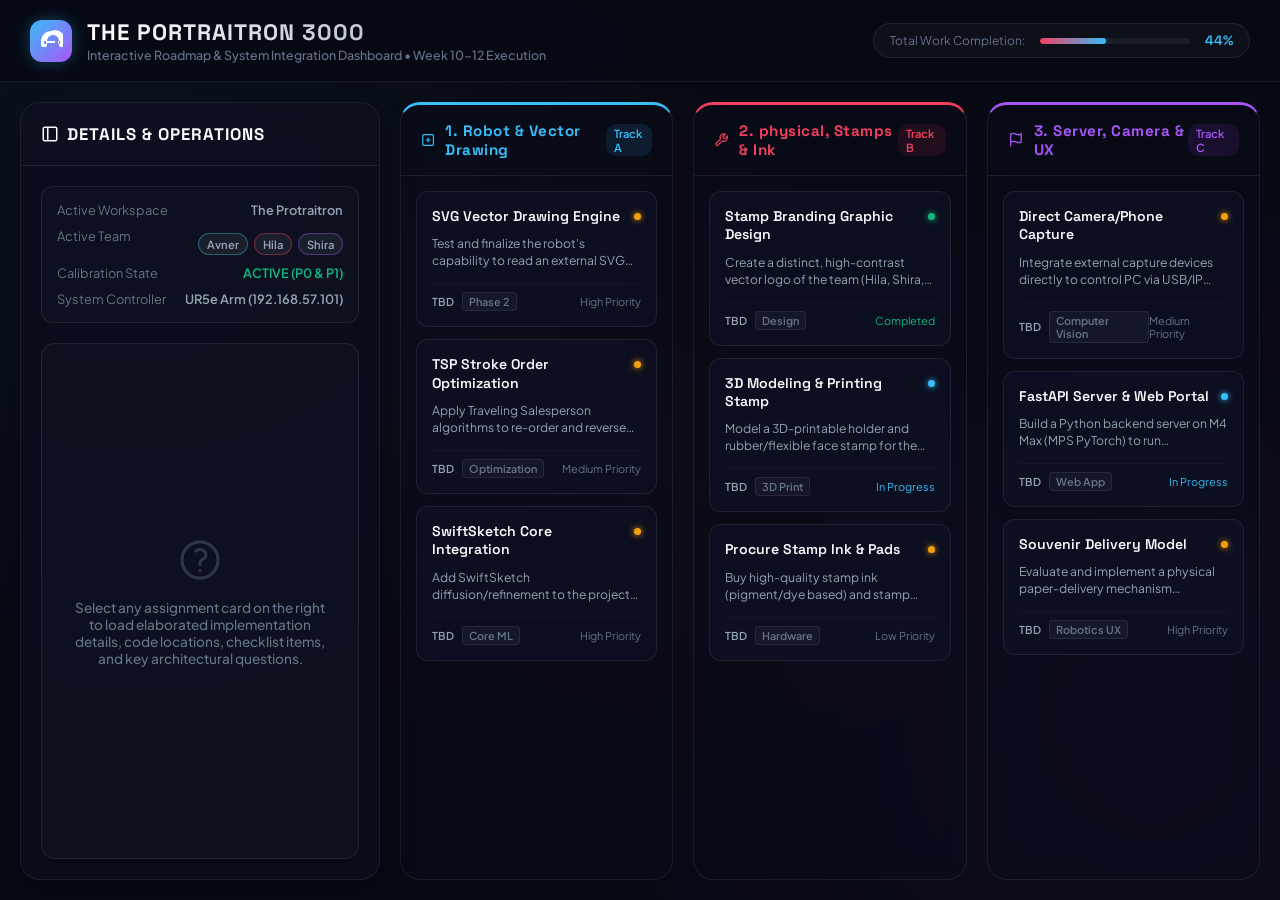
<file: todo.html>
<!DOCTYPE html>
<html lang="en">
<head>
    <meta charset="UTF-8">
    <meta name="viewport" content="width=device-width, initial-scale=1.0">
    <title>The Portraitron 3000 - Roadmap & Backlog</title>
    <!-- Google Fonts -->
    <link rel="preconnect" href="https://fonts.googleapis.com">
    <link rel="preconnect" href="https://fonts.gstatic.com" crossorigin>
    <link href="https://fonts.googleapis.com/css2?family=Space+Grotesk:wght@300;400;500;600;700&family=Plus+Jakarta+Sans:wght@300;400;500;600;700&display=swap" rel="stylesheet">
    
    <style>
        :root {
            --bg-dark: #070913;
            --bg-card: rgba(13, 18, 36, 0.7);
            --bg-sidebar: rgba(10, 14, 28, 0.85);
            --border-glow: rgba(56, 189, 248, 0.15);
            --border-light: rgba(255, 255, 255, 0.08);
            
            --text-primary: #f8fafc;
            --text-secondary: #94a3b8;
            --text-muted: #64748b;
            
            --color-robot: #38bdf8; /* Cyan */
            --color-robot-glow: rgba(56, 189, 248, 0.3);
            
            --color-hardware: #f43f5e; /* Rose */
            --color-hardware-glow: rgba(244, 63, 94, 0.3);
            
            --color-server: #a855f7; /* Purple */
            --color-server-glow: rgba(168, 85, 247, 0.3);
            
            --color-success: #10b981; /* Emerald */
            --color-warning: #f59e0b; /* Amber */
            --color-danger: #ef4444; /* Red */
            
            --font-display: 'Space Grotesk', sans-serif;
            --font-body: 'Plus Jakarta Sans', sans-serif;
        }

        * {
            margin: 0;
            padding: 0;
            box-sizing: border-box;
        }

        body {
            background-color: var(--bg-dark);
            color: var(--text-primary);
            font-family: var(--font-body);
            height: 100vh;
            overflow: hidden;
            display: flex;
            flex-direction: column;
            background-image: 
                radial-gradient(circle at 10% 20%, rgba(56, 189, 248, 0.05) 0%, transparent 40%),
                radial-gradient(circle at 90% 80%, rgba(168, 85, 247, 0.05) 0%, transparent 40%),
                radial-gradient(circle at 50% 50%, rgba(244, 63, 94, 0.03) 0%, transparent 50%);
        }

        /* Custom Scrollbar for inner scrollable containers */
        ::-webkit-scrollbar {
            width: 6px;
            height: 6px;
        }
        ::-webkit-scrollbar-track {
            background: rgba(255, 255, 255, 0.02);
            border-radius: 3px;
        }
        ::-webkit-scrollbar-thumb {
            background: rgba(255, 255, 255, 0.1);
            border-radius: 3px;
        }
        ::-webkit-scrollbar-thumb:hover {
            background: rgba(255, 255, 255, 0.2);
        }

        /* Header Styles */
        header {
            display: flex;
            justify-content: space-between;
            align-items: center;
            padding: 18px 30px;
            background: rgba(7, 9, 19, 0.8);
            border-bottom: 1px solid var(--border-light);
            backdrop-filter: blur(10px);
            z-index: 10;
        }

        .header-title-area {
            display: flex;
            align-items: center;
            gap: 15px;
        }

        .logo-container {
            display: flex;
            align-items: center;
            justify-content: center;
            width: 42px;
            height: 42px;
            background: linear-gradient(135deg, var(--color-robot), var(--color-server));
            border-radius: 12px;
            box-shadow: 0 0 15px rgba(56, 189, 248, 0.3);
        }

        .logo-container svg {
            width: 24px;
            height: 24px;
            fill: #white;
        }

        .header-text h1 {
            font-family: var(--font-display);
            font-size: 1.4rem;
            font-weight: 700;
            letter-spacing: 1px;
            background: linear-gradient(to right, #ffffff, #94a3b8);
            -webkit-background-clip: text;
            -webkit-text-fill-color: transparent;
        }

        .header-text p {
            font-size: 0.78rem;
            color: var(--text-muted);
            font-weight: 500;
        }

        .progress-container {
            display: flex;
            align-items: center;
            gap: 15px;
            background: rgba(255, 255, 255, 0.03);
            padding: 8px 16px;
            border-radius: 30px;
            border: 1px solid var(--border-light);
        }

        .progress-bar-wrapper {
            width: 150px;
            height: 6px;
            background: rgba(255, 255, 255, 0.05);
            border-radius: 10px;
            overflow: hidden;
        }

        .progress-bar {
            height: 100%;
            width: 44%; /* Overall status: 4/9 tasks completed or close to */
            background: linear-gradient(to right, var(--color-hardware), var(--color-robot));
            border-radius: 10px;
            box-shadow: 0 0 10px rgba(56, 189, 248, 0.5);
            transition: width 0.8s cubic-bezier(0.4, 0, 0.2, 1);
        }

        .progress-text {
            font-family: var(--font-display);
            font-size: 0.85rem;
            font-weight: 600;
            color: var(--color-robot);
        }

        /* Main Layout */
        .dashboard-container {
            display: grid;
            grid-template-columns: 360px 1fr;
            flex-grow: 1;
            overflow: hidden;
            padding: 20px;
            gap: 20px;
        }

        /* Sidebar Styling */
        .sidebar {
            background: var(--bg-sidebar);
            border: 1px solid var(--border-light);
            border-radius: 20px;
            display: flex;
            flex-direction: column;
            overflow: hidden;
            backdrop-filter: blur(15px);
            box-shadow: 0 10px 30px rgba(0, 0, 0, 0.3);
        }

        .sidebar-header {
            padding: 20px;
            border-bottom: 1px solid var(--border-light);
            background: rgba(255, 255, 255, 0.01);
        }

        .sidebar-header h2 {
            font-family: var(--font-display);
            font-size: 1.05rem;
            text-transform: uppercase;
            letter-spacing: 1px;
            color: var(--text-primary);
            display: flex;
            align-items: center;
            gap: 8px;
        }

        .sidebar-scrollable {
            flex-grow: 1;
            overflow-y: auto;
            padding: 20px;
            display: flex;
            flex-direction: column;
            gap: 20px;
        }

        .metadata-section {
            background: rgba(255, 255, 255, 0.02);
            border: 1px solid var(--border-light);
            border-radius: 12px;
            padding: 15px;
        }

        .metadata-row {
            display: flex;
            justify-content: space-between;
            margin-bottom: 10px;
            font-size: 0.8rem;
        }

        .metadata-row:last-child {
            margin-bottom: 0;
        }

        .metadata-label {
            color: var(--text-muted);
        }

        .metadata-value {
            font-weight: 600;
            color: var(--text-secondary);
        }

        .team-tags {
            display: flex;
            gap: 6px;
            margin-top: 5px;
        }

        .team-badge {
            font-size: 0.7rem;
            padding: 3px 8px;
            border-radius: 20px;
            font-weight: 600;
            background: rgba(255, 255, 255, 0.06);
            border: 1px solid var(--border-light);
            color: var(--text-secondary);
        }

        /* Detail Panel Area */
        .detail-panel {
            background: rgba(255, 255, 255, 0.02);
            border: 1px solid var(--border-light);
            border-radius: 14px;
            padding: 20px;
            flex-grow: 1;
            display: flex;
            flex-direction: column;
            justify-content: flex-start;
            transition: all 0.3s ease;
            position: relative;
        }

        .detail-placeholder {
            display: flex;
            flex-direction: column;
            align-items: center;
            justify-content: center;
            text-align: center;
            height: 100%;
            color: var(--text-muted);
            gap: 15px;
            padding: 40px 10px;
        }

        .detail-placeholder svg {
            width: 48px;
            height: 48px;
            stroke: var(--text-muted);
            opacity: 0.4;
            animation: pulse 2s infinite ease-in-out;
        }

        .detail-content {
            display: none;
            flex-direction: column;
            gap: 15px;
            height: 100%;
        }

        .detail-title-wrapper {
            border-bottom: 1px solid var(--border-light);
            padding-bottom: 12px;
        }

        .detail-track-label {
            font-size: 0.7rem;
            text-transform: uppercase;
            font-weight: 700;
            letter-spacing: 1px;
            margin-bottom: 4px;
        }

        .detail-title {
            font-family: var(--font-display);
            font-size: 1.15rem;
            font-weight: 700;
            color: var(--text-primary);
        }

        .detail-description {
            font-size: 0.82rem;
            line-height: 1.5;
            color: var(--text-secondary);
        }

        .detail-subsection-title {
            font-family: var(--font-display);
            font-size: 0.85rem;
            text-transform: uppercase;
            letter-spacing: 0.5px;
            color: var(--text-primary);
            margin-top: 10px;
            display: flex;
            align-items: center;
            gap: 6px;
        }

        .detail-checklist {
            list-style: none;
            display: flex;
            flex-direction: column;
            gap: 8px;
        }

        .detail-checklist li {
            font-size: 0.8rem;
            display: flex;
            align-items: flex-start;
            gap: 8px;
            color: var(--text-secondary);
        }

        .detail-checklist li svg {
            flex-shrink: 0;
            width: 14px;
            height: 14px;
            margin-top: 2px;
        }

        .detail-questions-box {
            background: rgba(245, 158, 11, 0.05);
            border: 1px dashed rgba(255, 191, 36, 0.2);
            border-radius: 8px;
            padding: 12px;
            font-size: 0.78rem;
            line-height: 1.4;
            color: #fcd34d;
        }

        .detail-code-ref {
            font-family: monospace;
            background: rgba(0, 0, 0, 0.3);
            padding: 6px 10px;
            border-radius: 6px;
            border: 1px solid var(--border-light);
            font-size: 0.72rem;
            color: var(--color-robot);
            word-break: break-all;
            display: block;
        }

        /* Workplan Columns */
        .roadmap-grid {
            display: grid;
            grid-template-columns: repeat(3, 1fr);
            gap: 20px;
            overflow: hidden;
        }

        .track-column {
            background: rgba(10, 14, 28, 0.4);
            border: 1px solid var(--border-light);
            border-radius: 20px;
            display: flex;
            flex-direction: column;
            overflow: hidden;
            backdrop-filter: blur(10px);
        }

        .column-header {
            padding: 16px 20px;
            border-bottom: 1px solid var(--border-light);
            display: flex;
            justify-content: space-between;
            align-items: center;
        }

        .column-title {
            font-family: var(--font-display);
            font-size: 0.95rem;
            font-weight: 700;
            letter-spacing: 0.5px;
            display: flex;
            align-items: center;
            gap: 10px;
        }

        .column-badge {
            font-size: 0.7rem;
            padding: 2px 8px;
            border-radius: 10px;
            font-weight: 600;
        }

        .task-list {
            flex-grow: 1;
            overflow-y: auto;
            padding: 15px;
            display: flex;
            flex-direction: column;
            gap: 12px;
        }

        /* Task Card Styling */
        .task-card {
            background: var(--bg-card);
            border: 1px solid var(--border-light);
            border-radius: 12px;
            padding: 15px;
            cursor: pointer;
            transition: all 0.2s cubic-bezier(0.4, 0, 0.2, 1);
            position: relative;
            display: flex;
            flex-direction: column;
            gap: 10px;
        }

        .task-card:hover {
            transform: translateY(-2px);
            border-color: var(--border-hover-color, rgba(255, 255, 255, 0.15));
            box-shadow: 0 6px 20px var(--shadow-color, rgba(0, 0, 0, 0.2));
            background: rgba(20, 27, 50, 0.85);
        }

        .task-card.active {
            border-color: var(--active-border-color);
            box-shadow: 0 0 15px var(--active-shadow-color);
            background: rgba(22, 33, 62, 0.95);
        }

        .task-card-header {
            display: flex;
            justify-content: space-between;
            align-items: flex-start;
            gap: 8px;
        }

        .task-card-title {
            font-family: var(--font-display);
            font-size: 0.88rem;
            font-weight: 600;
            line-height: 1.3;
            color: var(--text-primary);
        }

        .status-dot {
            width: 7px;
            height: 7px;
            border-radius: 50%;
            flex-shrink: 0;
            margin-top: 6px;
        }

        .status-dot.todo {
            background: var(--color-warning);
            box-shadow: 0 0 6px var(--color-warning);
        }

        .status-dot.inprogress {
            background: var(--color-robot);
            box-shadow: 0 0 6px var(--color-robot);
        }

        .status-dot.done {
            background: var(--color-success);
            box-shadow: 0 0 6px var(--color-success);
        }

        .task-card-body {
            font-size: 0.76rem;
            color: var(--text-secondary);
            line-height: 1.4;
            display: -webkit-box;
            -webkit-line-clamp: 2;
            -webkit-box-orient: vertical;
            overflow: hidden;
        }

        .task-card-footer {
            display: flex;
            justify-content: space-between;
            align-items: center;
            margin-top: 4px;
            border-top: 1px solid rgba(255, 255, 255, 0.03);
            padding-top: 8px;
            font-size: 0.68rem;
        }

        .task-meta-left {
            display: flex;
            align-items: center;
            gap: 8px;
            color: var(--text-muted);
        }

        .task-owner {
            font-weight: 600;
            color: var(--text-secondary);
        }

        .task-tag {
            padding: 2px 6px;
            border-radius: 4px;
            font-weight: 600;
            background: rgba(255, 255, 255, 0.04);
            border: 1px solid var(--border-light);
            color: var(--text-muted);
        }

        /* Specific Track Settings for Cards */
        .track-robot {
            --border-hover-color: rgba(56, 189, 248, 0.4);
            --shadow-color: rgba(56, 189, 248, 0.08);
            --active-border-color: var(--color-robot);
            --active-shadow-color: rgba(56, 189, 248, 0.15);
        }
        
        .track-hardware {
            --border-hover-color: rgba(244, 63, 94, 0.4);
            --shadow-color: rgba(244, 63, 94, 0.08);
            --active-border-color: var(--color-hardware);
            --active-shadow-color: rgba(244, 63, 94, 0.15);
        }

        .track-server {
            --border-hover-color: rgba(168, 85, 247, 0.4);
            --shadow-color: rgba(168, 85, 247, 0.08);
            --active-border-color: var(--color-server);
            --active-shadow-color: rgba(168, 85, 247, 0.15);
        }

        /* Animations */
        @keyframes pulse {
            0%, 100% { transform: scale(1); opacity: 0.4; }
            50% { transform: scale(1.05); opacity: 0.7; }
        }

        /* Responsive Layout Constraints to ensure one-frame sizing */
        @media (max-height: 800px) {
            header {
                padding: 10px 20px;
            }
            .dashboard-container {
                padding: 10px;
                gap: 12px;
            }
            .task-card {
                padding: 10px;
            }
            .sidebar-scrollable {
                padding: 12px;
                gap: 12px;
            }
        }
    </style>
</head>
<body>

    <!-- Header Block -->
    <header>
        <div class="header-title-area">
            <div class="logo-container">
                <svg viewBox="0 0 24 24" xmlns="http://www.w3.org/2000/svg">
                    <path d="M12 2a10 10 0 0 0-10 10v4a2 2 0 0 0 2 2h2a2 2 0 0 0 2-2v-4a6 6 0 0 1 12 0v4a2 2 0 0 0 2 2h2a2 2 0 0 0 2-2v-4A10 10 0 0 0 12 2zm-5 13H5v-3h2zm14 0h-2v-3h2z" fill="#ffffff"/>
                    <path d="M8 12h8v2H8z" fill="#ffffff"/>
                </svg>
            </div>
            <div class="header-text">
                <h1>THE PORTRAITRON 3000</h1>
                <p>Interactive Roadmap & System Integration Dashboard • Week 10-12 Execution</p>
            </div>
        </div>
        <div class="progress-container">
            <span class="metadata-label" style="font-size: 0.75rem;">Total Work Completion:</span>
            <div class="progress-bar-wrapper">
                <div class="progress-bar" id="overall-progress-bar"></div>
            </div>
            <span class="progress-text" id="overall-progress-text">44%</span>
        </div>
    </header>

    <!-- Main Workspace Dashboard -->
    <div class="dashboard-container">
        
        <!-- Sidebar Panel for Live Details & Interactions -->
        <aside class="sidebar">
            <div class="sidebar-header">
                <h2>
                    <svg width="18" height="18" viewBox="0 0 24 24" fill="none" stroke="currentColor" stroke-width="2">
                        <rect x="3" y="3" width="18" height="18" rx="2" ry="2"></rect>
                        <line x1="9" y1="3" x2="9" y2="21"></line>
                    </svg>
                    Details & Operations
                </h2>
            </div>
            <div class="sidebar-scrollable">
                <!-- Project Status Metadata -->
                <div class="metadata-section">
                    <div class="metadata-row">
                        <span class="metadata-label">Active Workspace</span>
                        <span class="metadata-value">The Protraitron</span>
                    </div>
                    <div class="metadata-row">
                        <span class="metadata-label">Active Team</span>
                        <div class="team-tags">
                            <span class="team-badge" style="border-color: rgba(56, 189, 248, 0.4);">Avner</span>
                            <span class="team-badge" style="border-color: rgba(244, 63, 94, 0.4);">Hila</span>
                            <span class="team-badge" style="border-color: rgba(168, 85, 247, 0.4);">Shira</span>
                        </div>
                    </div>
                    <div class="metadata-row">
                        <span class="metadata-label">Calibration State</span>
                        <span class="metadata-value" style="color: var(--color-success)">ACTIVE (P0 & P1)</span>
                    </div>
                    <div class="metadata-row">
                        <span class="metadata-label">System Controller</span>
                        <span class="metadata-value">UR5e Arm (192.168.57.101)</span>
                    </div>
                </div>

                <!-- Active Details Panel (Populated dynamically) -->
                <div class="detail-panel" id="detail-panel-container">
                    <div class="detail-placeholder" id="detail-placeholder">
                        <svg viewBox="0 0 24 24" fill="none" stroke="currentColor" stroke-width="1.5">
                            <path stroke-linecap="round" stroke-linejoin="round" d="M9.879 7.519c1.171-1.025 3.071-1.025 4.242 0 1.172 1.025 1.172 2.687 0 3.712-.203.179-.43.326-.67.442-.745.361-1.45.999-1.45 1.827v.75M21 12a9 9 0 1 1-18 0 9 9 0 0 1 18 0Zm-9 5.25h.008v.008H12v-.008Z" />
                        </svg>
                        <p style="font-size: 0.85rem; font-weight: 500;">Select any assignment card on the right to load elaborated implementation details, code locations, checklist items, and key architectural questions.</p>
                    </div>
                    
                    <!-- Dynamic Content Container -->
                    <div class="detail-content" id="detail-content">
                        <div class="detail-title-wrapper">
                            <div class="detail-track-label" id="det-track">TRACK NAME</div>
                            <div class="detail-title" id="det-title">Assignment Title</div>
                        </div>
                        
                        <div>
                            <div class="detail-subsection-title">
                                <svg width="14" height="14" viewBox="0 0 24 24" fill="none" stroke="currentColor" stroke-width="2"><path d="M14 2H6a2 2 0 0 0-2 2v16a2 2 0 0 0 2 2h12a2 2 0 0 0 2-2V8z"></path><polyline points="14 2 14 8 20 8"></polyline><line x1="16" y1="13" x2="8" y2="13"></line><line x1="16" y1="17" x2="8" y2="17"></line><polyline points="10 9 9 9 8 9"></polyline></svg>
                                Elaboration & Strategy
                            </div>
                            <p class="detail-description" id="det-description" style="margin-top: 6px;">Detailed description here.</p>
                        </div>
                        
                        <div>
                            <div class="detail-subsection-title">
                                <svg width="14" height="14" viewBox="0 0 24 24" fill="none" stroke="currentColor" stroke-width="2"><polyline points="9 11 12 14 22 4"></polyline><path d="M21-12v7a9 9 0 1 1-9-9h7"></path></svg>
                                Task Breakdown
                            </div>
                            <ul class="detail-checklist" id="det-checklist" style="margin-top: 6px;">
                                <!-- items inserted by js -->
                            </ul>
                        </div>

                        <div id="det-questions-section">
                            <div class="detail-subsection-title" style="color: #fbbf24;">
                                <svg width="14" height="14" viewBox="0 0 24 24" fill="none" stroke="currentColor" stroke-width="2" stroke="#fbbf24"><path d="M10.29 3.86L1.82 18a2 2 0 0 0 1.71 3h16.94a2 2 0 0 0 1.71-3L13.71 3.86a2 2 0 0 0-3.42 0z"></path><line x1="12" y1="9" x2="12" y2="13"></line><line x1="12" y1="17" x2="12.01" y2="17"></line></svg>
                                Open Questions / Risks
                            </div>
                            <div class="detail-questions-box" id="det-questions" style="margin-top: 6px;">
                                Questions here.
                            </div>
                        </div>

                        <div>
                            <div class="detail-subsection-title">
                                <svg width="14" height="14" viewBox="0 0 24 24" fill="none" stroke="currentColor" stroke-width="2"><polyline points="16 18 22 12 16 6"></polyline><polyline points="8 6 2 12 8 18"></polyline></svg>
                                Code Context Reference
                            </div>
                            <span class="detail-code-ref" id="det-code" style="margin-top: 6px;">file_path.py</span>
                        </div>
                    </div>
                </div>
            </div>
        </aside>

        <!-- Columns Area containing Tracks of Assignments -->
        <main class="roadmap-grid">
            
            <!-- COLUMN 1: ROBOT PATH & DRAWING TRACK -->
            <section class="track-column" style="border-top: 3px solid var(--color-robot)">
                <div class="column-header">
                    <span class="column-title" style="color: var(--color-robot)">
                        <svg width="18" height="18" viewBox="0 0 24 24" fill="none" stroke="currentColor" stroke-width="2"><rect x="3" y="3" width="18" height="18" rx="2" ry="2"></rect><path d="M12 8v8"></path><path d="M8 12h8"></path></svg>
                        1. Robot & Vector Drawing
                    </span>
                    <span class="column-badge" style="background: rgba(56, 189, 248, 0.1); color: var(--color-robot)">Track A</span>
                </div>
                <div class="task-list">
                    
                    <!-- Task A1 -->
                    <article class="task-card track-robot" onclick="selectTask('A1')">
                        <div class="task-card-header">
                            <h3 class="task-card-title">SVG Vector Drawing Engine</h3>
                            <span class="status-dot todo" title="To Do"></span>
                        </div>
                        <p class="task-card-body">Test and finalize the robot's capability to read an external SVG file as input and execute it in force-compliance mode.</p>
                        <div class="task-card-footer">
                            <div class="task-meta-left">
                                <span class="task-owner">TBD</span>
                                <span class="task-tag">Phase 2</span>
                            </div>
                            <span style="color: var(--text-muted)">High Priority</span>
                        </div>
                    </article>

                    <!-- Task A2 -->
                    <article class="task-card track-robot" onclick="selectTask('A2')">
                        <div class="task-card-header">
                            <h3 class="task-card-title">TSP Stroke Order Optimization</h3>
                            <span class="status-dot todo" title="To Do"></span>
                        </div>
                        <p class="task-card-body">Apply Traveling Salesperson algorithms to re-order and reverse paths in the SVG to minimize robot air transition time.</p>
                        <div class="task-card-footer">
                            <div class="task-meta-left">
                                <span class="task-owner">TBD</span>
                                <span class="task-tag">Optimization</span>
                            </div>
                            <span style="color: var(--text-muted)">Medium Priority</span>
                        </div>
                    </article>

                    <!-- Task A3 -->
                    <article class="task-card track-robot" onclick="selectTask('A3')">
                        <div class="task-card-header">
                            <h3 class="task-card-title">SwiftSketch Core Integration</h3>
                            <span class="status-dot todo" title="To Do"></span>
                        </div>
                        <p class="task-card-body">Add SwiftSketch diffusion/refinement to the project workspace and coordinate python scripts to pipeline image to arm.</p>
                        <div class="task-card-footer">
                            <div class="task-meta-left">
                                <span class="task-owner">TBD</span>
                                <span class="task-tag">Core ML</span>
                            </div>
                            <span style="color: var(--text-muted)">High Priority</span>
                        </div>
                    </article>

                </div>
            </section>

            <!-- COLUMN 2: HARDWARE & BRANDING TRACK -->
            <section class="track-column" style="border-top: 3px solid var(--color-hardware)">
                <div class="column-header">
                    <span class="column-title" style="color: var(--color-hardware)">
                        <svg width="18" height="18" viewBox="0 0 24 24" fill="none" stroke="currentColor" stroke-width="2"><path d="M14.7 6.3a1 1 0 0 0 0 1.4l1.6 1.6a1 1 0 0 0 1.4 0l3.77-3.77a6 6 0 0 1-7.94 7.94l-6.91 6.91a2.12 2.12 0 0 1-3-3l6.91-6.91a6 6 0 0 1 7.94-7.94l-3.76 3.76z"></path></svg>
                        2. physical, Stamps & Ink
                    </span>
                    <span class="column-badge" style="background: rgba(244, 63, 94, 0.1); color: var(--color-hardware)">Track B</span>
                </div>
                <div class="task-list">
                    
                    <!-- Task B1 -->
                    <article class="task-card track-hardware" onclick="selectTask('B1')">
                        <div class="task-card-header">
                            <h3 class="task-card-title">Stamp Branding Graphic Design</h3>
                            <span class="status-dot done" title="Completed"></span>
                        </div>
                        <p class="task-card-body">Create a distinct, high-contrast vector logo of the team (Hila, Shira, Avner) to act as the signature commemorative mark.</p>
                        <div class="task-card-footer">
                            <div class="task-meta-left">
                                <span class="task-owner">TBD</span>
                                <span class="task-tag">Design</span>
                            </div>
                            <span style="color: var(--color-success)">Completed</span>
                        </div>
                    </article>

                    <!-- Task B2 -->
                    <article class="task-card track-hardware" onclick="selectTask('B2')">
                        <div class="task-card-header">
                            <h3 class="task-card-title">3D Modeling & Printing Stamp</h3>
                            <span class="status-dot inprogress" title="In Progress"></span>
                        </div>
                        <p class="task-card-body">Model a 3D-printable holder and rubber/flexible face stamp for the UR5e robot hand mount. Print and test mechanical tolerance.</p>
                        <div class="task-card-footer">
                            <div class="task-meta-left">
                                <span class="task-owner">TBD</span>
                                <span class="task-tag">3D Print</span>
                            </div>
                            <span style="color: var(--color-robot)">In Progress</span>
                        </div>
                    </article>

                    <!-- Task B3 -->
                    <article class="task-card track-hardware" onclick="selectTask('B3')">
                        <div class="task-card-header">
                            <h3 class="task-card-title">Procure Stamp Ink & Pads</h3>
                            <span class="status-dot todo" title="To Do"></span>
                        </div>
                        <p class="task-card-body">Buy high-quality stamp ink (pigment/dye based) and stamp pads suitable for automatic robot execution without manual wetting.</p>
                        <div class="task-card-footer">
                            <div class="task-meta-left">
                                <span class="task-owner">TBD</span>
                                <span class="task-tag">Hardware</span>
                            </div>
                            <span style="color: var(--text-muted)">Low Priority</span>
                        </div>
                    </article>

                </div>
            </section>

            <!-- COLUMN 3: SERVER & CLIENT DIGITAL TRACK -->
            <section class="track-column" style="border-top: 3px solid var(--color-server)">
                <div class="column-header">
                    <span class="column-title" style="color: var(--color-server)">
                        <svg width="18" height="18" viewBox="0 0 24 24" fill="none" stroke="currentColor" stroke-width="2"><path d="M4 15s1-1 4-1 5 2 8 2 4-1 4-1V3s-1 1-4 1-5-2-8-2-4 1-4 1z"></path><line x1="4" y1="22" x2="4" y2="15"></line></svg>
                        3. Server, Camera & UX
                    </span>
                    <span class="column-badge" style="background: rgba(168, 85, 247, 0.1); color: var(--color-server)">Track C</span>
                </div>
                <div class="task-list">
                    
                    <!-- Task C1 -->
                    <article class="task-card track-server" onclick="selectTask('C1')">
                        <div class="task-card-header">
                            <h3 class="task-card-title">Direct Camera/Phone Capture</h3>
                            <span class="status-dot todo" title="To Do"></span>
                        </div>
                        <p class="task-card-body">Integrate external capture devices directly to control PC via USB/IP camera protocols, handling auto-cropping and face bounding box.</p>
                        <div class="task-card-footer">
                            <div class="task-meta-left">
                                <span class="task-owner">TBD</span>
                                <span class="task-tag">Computer Vision</span>
                            </div>
                            <span style="color: var(--text-muted)">Medium Priority</span>
                        </div>
                    </article>

                    <!-- Task C2 -->
                    <article class="task-card track-server" onclick="selectTask('C2')">
                        <div class="task-card-header">
                            <h3 class="task-card-title">FastAPI Server & Web Portal</h3>
                            <span class="status-dot inprogress" title="In Progress"></span>
                        </div>
                        <p class="task-card-body">Build a Python backend server on M4 Max (MPS PyTorch) to run SwiftSketch, returning SVG results to a beautiful web UI for preview.</p>
                        <div class="task-card-footer">
                            <div class="task-meta-left">
                                <span class="task-owner">TBD</span>
                                <span class="task-tag">Web App</span>
                            </div>
                            <span style="color: var(--color-robot)">In Progress</span>
                        </div>
                    </article>

                    <!-- Task C3 -->
                    <article class="task-card track-server" onclick="selectTask('C3')">
                        <div class="task-card-header">
                            <h3 class="task-card-title">Souvenir Delivery Model</h3>
                            <span class="status-dot todo" title="To Do"></span>
                        </div>
                        <p class="task-card-body">Evaluate and implement a physical paper-delivery mechanism (clamping, drawing, stamp force control, and retrieval zone).</p>
                        <div class="task-card-footer">
                            <div class="task-meta-left">
                                <span class="task-owner">TBD</span>
                                <span class="task-tag">Robotics UX</span>
                            </div>
                            <span style="color: var(--text-muted)">High Priority</span>
                        </div>
                    </article>

                </div>
            </section>

        </main>

    </div>

    <!-- Javascript for Dynamic Interactions -->
    <script>
        // Full database of task details (elaborated backlog information)
        const taskDatabase = {
            'A1': {
                track: 'Robot & Vector Drawing',
                trackColor: 'var(--color-robot)',
                title: 'SVG Vector Drawing Engine',
                description: 'Write an SVG parser module and integrate it into the physical UR5e execution loop. The robot currently supports line strokes (array of coordinates) generated from text and circles. We need to expand this to parse standard SVG files, extract the path nodes (coordinates and quadratic/cubic Bézier curves), and normalize the coordinate space to fit our drawing page.',
                checklist: [
                    'Implement XML parser to extract <path> elements and path commands (M, L, C, Q, Z, etc.).',
                    'Convert Bézier vectors to interpolated list of physical (x, y) coordinates using custom Bezier resolution functions similar to those in text_drawing.py.',
                    'Test normalization function to center and fit paths inside physical canvas limits (19x27 cm).',
                    'Implement coordinate transform from normalized canvas [0,1] to UR5e Base frame coordinate system via calibration references P1 and width/height.'
                ],
                questions: '<strong>1. SVG Bounds:</strong> How should we treat out-of-bounds or non-uniform aspect ratio SVGs? Do we force-center and letterbox, or stretch?<br><strong>2. Complex Elements:</strong> Do we support native shapes like &lt;rect&gt;, &lt;circle&gt;, &lt;polyline&gt; or should we mandate that input SVGs must contain only vectorized paths?',
                codeRef: 'src/robot/controller.py (specifically integrate into execute_drawing_path)'
            },
            'A2': {
                track: 'Robot & Vector Drawing',
                trackColor: 'var(--color-robot)',
                title: 'TSP Stroke Order Optimization',
                description: 'SwiftSketch generates drawings containing hundreds of independent, short lines. If drawn in the default sequence, the robot arm will spend a huge amount of time lifting the marker, hovering to the next start point, and lowering. We need to implement a fast heuristic optimizer to minimize total idle "air time" by sorting path draw order and choosing optimal path direction (left-to-right vs. right-to-left).',
                checklist: [
                    'Write a path order optimizer module (e.g. Nearest Neighbor search or 2-opt heuristic).',
                    'Implement "Double-Ended TSP" where each path can be reversed to make its start point closer to the previous endpoint.',
                    'Plot/compare overall travel distance (air vs. drawing) before and after optimization to measure success.',
                    'Compare execution times in dryrun mode on complex portrait layouts.'
                ],
                questions: '<strong>1. Reverse direction limits:</strong> Does reversing the stroke direction impact drawing quality? (e.g. ink flow/brush behavior).<br><strong>2. Complexity:</strong> For drawings with >500 strokes, full optimization can be slow. Do we limit optimization to nearest-neighbor to ensure fast server response times?',
                codeRef: 'New file src/robot/path_optimizer.py to run before execute_drawing_path'
            },
            'A3': {
                track: 'Robot & Vector Drawing',
                trackColor: 'var(--color-robot)',
                title: 'SwiftSketch Core Integration',
                description: 'Port the SwiftSketch code into the Portraitron workspace. SwiftSketch generates raster sketch drawings using diffvg (differentiable vector graphics). We need to create a wrapper function that receives a raster image, runs the optimization/refinement pipeline, and saves the final result as a clean, standardized SVG path array.',
                checklist: [
                    'Install pydiffvg and its PyTorch dependency inside the robot environment.',
                    'Create python interface that accepts image file path and model parameters (e.g., number of paths, iterations).',
                    'Expose key parameters as optional CLI flags or config options.',
                    'Verify output curves are properly exported into clean SVG format without overlapping or redundant paths.'
                ],
                questions: '<strong>1. Environment Dependencies:</strong> pydiffvg/PyTorch can be complex to compile on certain OS configurations. Will we run SwiftSketch locally on the robot PC, or will it reside strictly on the M4 Max Macbook server?<br><strong>2. Output resolution:</strong> What pixel canvas grid size (e.g., 224x224, 512x512) yields the best sketch resolution for a physical marker tip?',
                codeRef: 'New module under src/vision/swiftsketch_runner.py'
            },
            'B1': {
                track: 'physical, Stamps & Ink',
                trackColor: 'var(--color-hardware)',
                title: 'Stamp Branding Graphic Design',
                description: 'Design the branding logo/emblem representing the team (Hila, Shira, Avner) to stamp onto every completed portrait. The design needs to be exported as a high-contrast binary vector graphic, suitable for physical carving/extrusion into a 3D-printable stamp head.',
                checklist: [
                    'Draft logo vector concept including name references (Hila, Shira, Avner) and robot/artist iconography.',
                    'Refine design for maximum contrast (pure solid black and pure white background).',
                    'Export vector design as .SVG and a high-resolution .PNG for mold generation.'
                ],
                questions: '<strong>1. Stamp size constraints:</strong> What is the target physical dimensions of the stamp? (Typically around 3x3 cm to 4x4 cm to fit nicely in corner margins).<br><strong>2. Level of Detail:</strong> Very fine detail might bleed/smudge on physical paper when inked, so keep elements thick and distinct.',
                codeRef: 'assets/stamp_logo.svg'
            },
            'B2': {
                track: 'physical, Stamps & Ink',
                trackColor: 'var(--color-hardware)',
                title: '3D Modeling & Printing Stamp',
                description: 'Model and build the physical stamp tool. This includes designing a custom tool adapter to mount onto the UR5e end-effector, and printing the positive stamp surface (using a flexible elastomer filament like TPU, or casting silicone into a 3D-printed mold) for high-quality ink transfers.',
                checklist: [
                    'Design CAD model for the stamp bracket that securely slides or bolts onto the robot tool adapter.',
                    'Translate logo SVG into a raised 3D surface model (height offset 2-3 mm).',
                    'Perform test prints using flexible material (TPU) to evaluate surface flatness and rigidity.',
                    'Define the tool offset parameters (X, Y, Z translation from the robotic tool center point).'
                ],
                questions: '<strong>1. Tool-Changer Logic:</strong> Will the arm have a dual pen-and-stamp mount (two tool tips offset from each other), or must the operator physically change the tool? If dual-mounted, we must verify collision models during drawing.',
                codeRef: 'hardware/stamp_mount.stl'
            },
            'B3': {
                track: 'physical, Stamps & Ink',
                trackColor: 'var(--color-hardware)',
                title: 'Procure Stamp Ink & Pads',
                description: 'Source the optimal ink and pads for the robotic workspace. Because the process is automated, the inkpad must sit in a designated, calibrated position within the robot’s workspace. The robot must be programmed to hover over the pad, tap down with specific compliance force to wet the stamp, and then apply it to the drawing.',
                checklist: [
                    'Identify and order stamp ink that doesn’t dry out quickly on an open pad.',
                    'Calibrate the physical 3D coordinate of the inkpad base.',
                    'Create robot routines to "refill ink" by pressing the stamp onto the pad using controlled force.'
                ],
                questions: '<strong>1. Inkpad position:</strong> Where will the inkpad be located relative to the drawing board? Does it fit inside the current table reach?<br><strong>2. Wetting Frequency:</strong> Does the stamp need ink before every drawing, or can it hold enough ink for multiple portraits?',
                codeRef: 'config/marker.yaml (add inkpad_offset and stamping_force thresholds)'
            },
            'C1': {
                track: 'Server, Camera & UX',
                trackColor: 'var(--color-server)',
                title: 'Direct Camera/Phone Capture',
                description: 'Implement a vision input interface to take real-time photos of subjects. We need to support connecting a camera (webcam/DSLR) or a smartphone directly to the system, taking a photo programmatically, running a background segmenter (like face bounding boxes or background removal) to output a clean cropped face, and forwarding the image to the drawing pipeline.',
                checklist: [
                    'Implement video capture interface (e.g. OpenCV VideoCapture for USB webcam or HTTP fetch for smart IP cameras).',
                    'Write automatic face cropping logic (e.g., using MediaPipe Face Detection).',
                    'Add a background removal/masking filter to exclude chairs, lights, and room background.',
                    'Build a preview loop to confirm the subject is centered and lit properly.'
                ],
                questions: '<strong>1. Camera Hardware:</strong> What specific camera/phone protocol are we supporting? (e.g. standard USB webcam or smart phone over Wi-Fi)?<br><strong>2. Lighting/Contrast:</strong> Portrait sketching works best under high-contrast portrait lighting. Do we need to apply auto-contrast/histogram equalization inside our vision code?',
                codeRef: 'New folder src/vision/camera_capture.py'
            },
            'C2': {
                track: 'Server, Camera & UX',
                trackColor: 'var(--color-server)',
                title: 'FastAPI Server & Web Portal',
                description: 'Develop a server backend (FastAPI) and a frontend web interface. The user will upload a photo to the website. The photo is sent to the server (running on the M4 Max Macbook with MPS/GPU acceleration), which runs the SwiftSketch model and returns the SVG path preview. Once confirmed, the website sends a trigger command to the robot controller to initiate the physical drawing.',
                checklist: [
                    'Initialize a FastAPI server with endpoints for image upload, parameter configuration, and SVG retrieval.',
                    'Build a responsive web dashboard to upload images, preview the generated SVG sketch overlaid with the stamp, and click "Start Draw".',
                    'Integrate a queue management system to handle multiple uploads, displaying queue status to active users.',
                    'Implement security handshakes to ensure only authorized clients can trigger physical robot movements.'
                ],
                questions: '<strong>1. Web Hosting:</strong> Will this server run on a local offline LAN network in the lab, or will it be exposed to the internet?<br><strong>2. Status Feedback:</strong> Should the web page show a live camera feed or live robot coordinates while drawing is in progress?',
                codeRef: 'New folder src/server/ (main.py, static/index.html)'
            },
            'C3': {
                track: 'Server, Camera & UX',
                trackColor: 'var(--color-server)',
                title: 'Souvenir Delivery Model',
                description: 'Finalize the delivery mechanism so the drawing acts as a high-quality physical souvenir. The system must operate reliably: the paper must remain perfectly flat under the compliant arm force, and we must design an automatic or safe manual method to secure and release the finished portrait without causing smudges or robot collisions.',
                checklist: [
                    'Design and test a clamping/board plate fixture that keeps paper flat (e.g. magnetic margins or a suction vacuum plate).',
                    'Determine safety zones for the robot arm retract/homing routines so the user can easily take the drawing.',
                    'Select high-quality paper stock (thick cards or sketch paper) that holds ink well and feels like a keepsake.'
                ],
                questions: '<strong>1. Sheet feeding:</strong> Is paper feeding manual (operator replaces sheet after each run) or automated? If manual, how does the program verify paper is loaded before drawing?<br><strong>2. Safety:</strong> How do we safeguard the workspace when the user retrieves their drawing? Do we implement joint-safety stops or a physical barrier?',
                codeRef: 'src/robot/controller.py (home and retract safety limits)'
            }
        };

        // Select task function
        function selectTask(taskId) {
            // Remove active class from all cards
            document.querySelectorAll('.task-card').forEach(card => {
                card.classList.remove('active');
            });
            
            // Add active class to clicked card
            // Find parent elements to highlight
            const activeCard = event.currentTarget;
            activeCard.classList.add('active');

            const task = taskDatabase[taskId];
            if (!task) return;

            // Update details panel
            document.getElementById('detail-placeholder').style.display = 'none';
            
            const content = document.getElementById('detail-content');
            content.style.display = 'flex';
            
            const detTrack = document.getElementById('det-track');
            detTrack.innerText = task.track;
            detTrack.style.color = task.trackColor;
            
            document.getElementById('det-title').innerText = task.title;
            document.getElementById('det-description').innerText = task.description;
            
            // Build checklist
            const checklistElement = document.getElementById('det-checklist');
            checklistElement.innerHTML = '';
            task.checklist.forEach(item => {
                const li = document.createElement('li');
                li.innerHTML = `
                    <svg viewBox="0 0 24 24" fill="none" stroke="currentColor" stroke-width="2" stroke-linecap="round" stroke-linejoin="round" style="color: ${task.trackColor}">
                        <polyline points="20 6 9 17 4 12"></polyline>
                    </svg>
                    <span>${item}</span>
                `;
                checklistElement.appendChild(li);
            });
            
            // Set open questions
            document.getElementById('det-questions').innerHTML = task.questions;
            
            // Set code ref
            document.getElementById('det-code').innerText = task.codeRef;
        }

        // Set overall progress on load
        window.addEventListener('DOMContentLoaded', () => {
            // Let's set default progress to 44% (representing 4 tasks out of 9 either done or in-progress)
            const progressVal = '44%';
            document.getElementById('overall-progress-bar').style.width = progressVal;
            document.getElementById('overall-progress-text').innerText = progressVal;
        });
    </script>
</body>
</html>
</file>
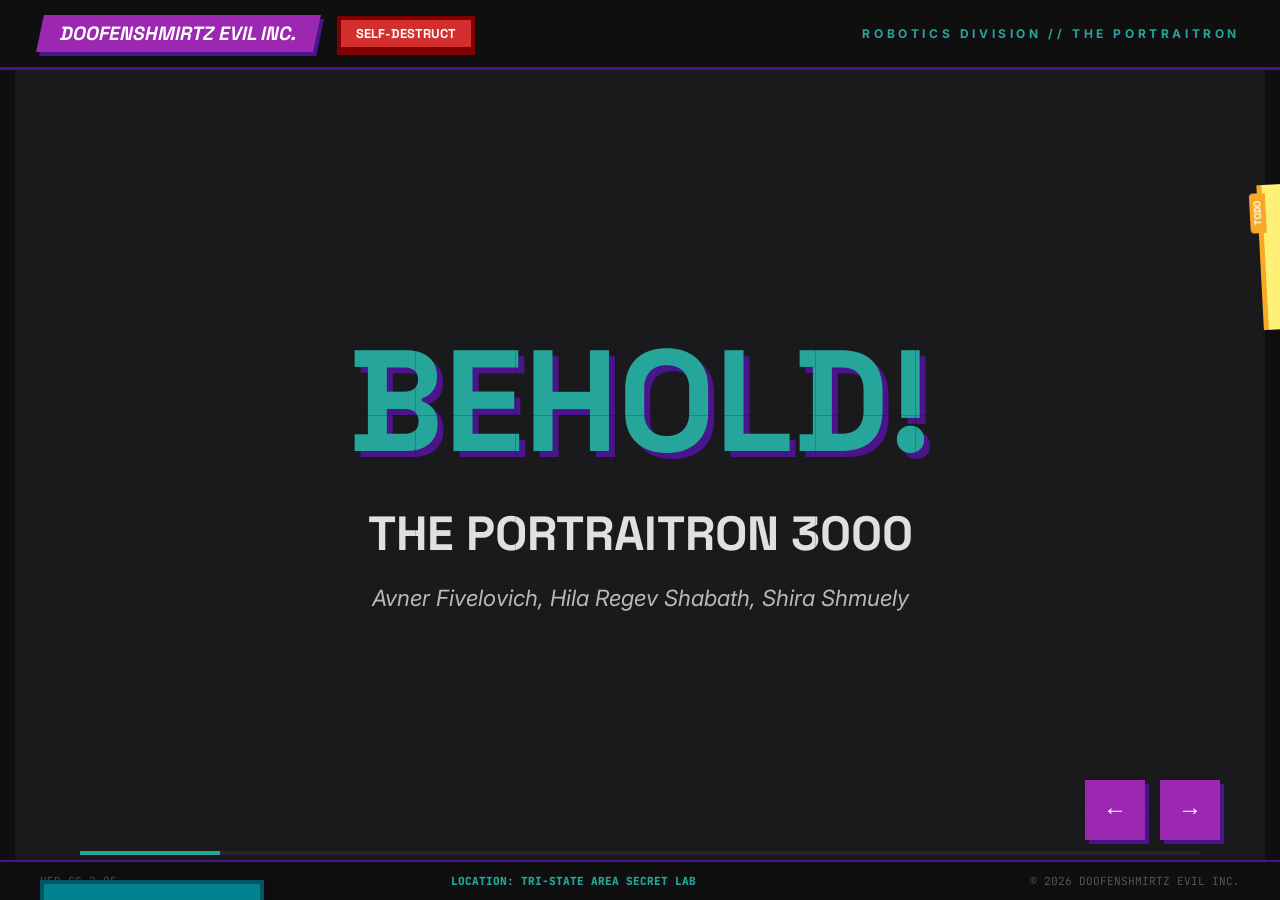
<file: workplan_presentation.html>
<!doctype html>
<html lang="en">
  <head>
    <meta charset="UTF-8" />
    <meta name="viewport" content="width=device-width, initial-scale=1.0" />
    <title>The PORTRAITRON 3000</title>
    <link rel="preconnect" href="https://fonts.googleapis.com">
    <link rel="preconnect" href="https://fonts.gstatic.com" crossorigin>
    <link href="https://fonts.googleapis.com/css2?family=Space+Grotesk:wght@300;700;900&family=Inter:ital,wght@0,400;0,700;0,900;1,400&family=JetBrains+Mono&display=swap" rel="stylesheet">
    <style>
      :root {
        --bg: #1a1a1c;
        --dark: #0f0f10;
        --accent: #26a69a;
        --purple: #9c27b0;
        --deep: #4a148c;
        --card: #252528;
        --silver: #e0e0e0;
        --font-display: 'Space Grotesk', sans-serif;
        --font-sans: 'Inter', sans-serif;
        --font-mono: 'JetBrains Mono', monospace;
      }

      * { box-sizing: border-box; margin: 0; padding: 0; }

      body {
        background-color: var(--dark);
        color: var(--silver);
        font-family: var(--font-sans);
        height: 100vh;
        overflow: hidden;
      }

      /* Slide Layout */
      .presentation {
        height: 100vh;
        width: 100vw;
        position: relative;
      }

      .slide {
        position: absolute;
        inset: 0;
        display: none; /* Controlled by JS */
        flex-direction: column;
        padding: 100px 80px 80px 80px;
        background-color: var(--bg);
        border: 15px solid var(--dark);
        overflow: hidden;
      }

      .slide.active { display: flex; animation: slideIn 0.4s ease-out; }

      @keyframes slideIn {
        from { opacity: 0; transform: scale(0.98); }
        to { opacity: 1; transform: scale(1); }
      }

      /* Background Texture */
      .slide::before {
        content: '';
        position: absolute;
        inset: 0;
        background-image: 
          linear-gradient(var(--dark) 1px, transparent 1px),
          linear-gradient(90deg, var(--dark) 1px, transparent 1px);
        background-size: 100px 100px;
        opacity: 0.2;
        pointer-events: none;
      }

      /* Header */
      header {
        position: fixed;
        top: 0; left: 0; right: 0;
        z-index: 100;
        display: flex;
        justify-content: space-between;
        align-items: center;
        background: var(--dark);
        padding: 15px 40px;
        border-bottom: 3px solid var(--deep);
      }

      .brand {
        background: var(--purple);
        color: white;
        font-family: var(--font-display);
        font-weight: 900;
        padding: 6px 20px;
        transform: skewX(-12deg);
        font-size: 1.2rem;
        box-shadow: 4px 4px 0 var(--deep);
      }

      .lab-meta {
        font-size: 0.75rem;
        text-transform: uppercase;
        letter-spacing: 0.3em;
        font-weight: 700;
        color: var(--accent);
      }

      /* Content Styling */
      h1, h2, h3 { font-family: var(--font-display); text-transform: uppercase; }

      .slide-title {
        font-size: 4.5rem;
        font-weight: 900;
        color: var(--purple);
        margin-bottom: 40px;
        line-height: 1;
        display: flex;
        align-items: center;
        gap: 20px;
      }

      .slide-title::before {
        content: '';
        width: 12px; height: 60px;
        background: var(--accent);
      }

      /* Card Grid */
      .grid { display: grid; gap: 25px; flex: 1; }

      .card {
        background: var(--card);
        border: 2px solid var(--deep);
        padding: 40px;
        position: relative;
        box-shadow: 8px 8px 0 var(--dark);
      }

      .card h3 { color: var(--accent); margin-bottom: 20px; font-size: 1.8rem; }

      .step {
        display: flex;
        align-items: center;
        gap: 15px;
        background: rgba(0,0,0,0.3);
        padding: 15px;
        margin-bottom: 12px;
        border-left: 5px solid var(--purple);
      }

      .step-label {
        color: var(--accent);
        font-weight: 900;
        font-size: 1.4rem;
        min-width: 80px;
      }

      /* Navigation */
      .nav-controls {
        position: fixed;
        bottom: 60px;
        right: 60px;
        display: flex;
        gap: 15px;
        z-index: 200;
      }

      .nav-btn {
        width: 60px;
        height: 60px;
        background: var(--purple);
        color: white;
        border: none;
        cursor: pointer;
        display: flex;
        align-items: center;
        justify-content: center;
        font-size: 1.5rem;
        font-weight: 900;
        box-shadow: 4px 4px 0 var(--deep);
        transition: transform 0.1s;
      }

      .nav-btn:active { transform: translate(2px, 2px); box-shadow: 2px 2px 0 var(--deep); }
      .nav-btn:hover { background: var(--accent); }

      .progress-bar {
        position: fixed;
        bottom: 45px;
        left: 80px;
        right: 80px;
        height: 4px;
        background: var(--card);
        z-index: 150;
      }

      .progress-fill {
        height: 100%;
        background: var(--accent);
        width: 0%;
        transition: width 0.3s ease;
      }

      /* Specific Layouts */
      .title-slide { text-align: center; justify-content: center; align-items: center; }
      .behold { font-size: 9rem; color: var(--accent); font-weight: 900; margin-bottom: 10px; text-shadow: 6px 6px 0 var(--deep); }

      /* Footer */
      footer {
        position: fixed;
        bottom: 0; left: 0; right: 0;
        height: 40px;
        display: flex;
        justify-content: space-between;
        align-items: center;
        font-family: var(--font-mono);
        font-size: 0.7rem;
        padding: 0 40px;
        background: var(--dark);
        border-top: 2px solid var(--deep);
        color: #555;
      }

      .timeline-item { display: flex; gap: 40px; margin-bottom: 50px; font-size: 1.4rem; align-items: flex-start; }
      .marker { 
        padding: 8px 20px; background: var(--accent); color: black; 
        font-weight: 900; height: fit-content;
        font-size: 1.2rem;
        min-width: 280px;
        text-align: center;
        transform: skewX(-5deg);
      }

      .circle-visual {
        width: 320px; height: 320px;
        border: 4px dashed var(--purple);
        border-radius: 50%;
        display: flex;
        align-items: center;
        justify-content: center;
        animation: spin 15s linear infinite;
      }
      @keyframes spin { from { transform: rotate(0deg); } to { transform: rotate(360deg); } }

      .labor-row {
        display: flex;
        justify-content: space-between;
        padding: 20px;
        background: var(--dark);
        border-right: 10px solid var(--purple);
        margin-bottom: 15px;
      }

      /* Evil Accessories */
      .self-destruct {
        background: #d32f2f;
        color: white;
        border: 4px solid #7f0000;
        padding: 5px 15px;
        font-family: var(--font-display);
        font-weight: 900;
        cursor: pointer;
        text-transform: uppercase;
        font-size: 0.8rem;
        box-shadow: 0 4px 0 #7f0000;
        margin-left: 20px;
        transition: transform 0.1s;
      }
      .self-destruct:active { transform: translateY(2px); box-shadow: 0 2px 0 #7f0000; }

      .perry-spotter {
        position: fixed;
        bottom: -70px;
        left: 40px;
        padding: 20px;
        background: #00838f;
        border: 4px solid #005662;
        color: white;
        font-family: var(--font-display);
        font-weight: 700;
        z-index: 1000;
        transition: bottom 0.5s;
        cursor: help;
        box-shadow: 4px 4px 15px rgba(0,0,0,0.5);
      }
      .perry-spotter:hover { bottom: 20px; }

      .evil-sticky {
        position: fixed;
        top: 20vh;
        right: -180px; /* RETRACTED BY DEFAULT */
        background: #fff176;
        color: #333;
        padding: 20px 40px 20px 20px;
        font-family: 'Comic Sans MS', cursive, sans-serif;
        transform: rotate(-3deg);
        box-shadow: 5px 5px 15px rgba(0,0,0,0.3);
        font-size: 0.85rem;
        z-index: 50;
        max-width: 200px;
        border-left: 5px solid #f9a825;
        transition: right 0.5s cubic-bezier(0.175, 0.885, 0.32, 1.275);
        cursor: pointer;
      }
      .evil-sticky:hover {
        right: -30px; /* EXPANDED */
      }
      .evil-sticky::before {
        content: 'TODO';
        position: absolute;
        left: -25px;
        top: 20px;
        background: #f9a825;
        color: white;
        padding: 2px 8px;
        font-family: var(--font-display);
        font-weight: 900;
        transform: rotate(-90deg);
        font-size: 0.6rem;
        border-radius: 4px 4px 0 0;
      }

      @keyframes evil-shake {
        0%, 100% { transform: translate(0, 0); }
        10% { transform: translate(-10px, -10px); }
        20% { transform: translate(10px, 10px); }
        30% { transform: translate(-10px, 10px); }
        40% { transform: translate(10px, -10px); }
      }
      .shaking { animation: evil-shake 0.1s linear infinite; }
    </style>
  </head>
  <body>
    <header>
      <div style="display: flex; align-items: center;">
        <div class="brand">DOOFENSHMIRTZ EVIL INC.</div>
        <button class="self-destruct" id="sd-btn" onclick="selfDestruct()">Self-Destruct</button>
      </div>
      <div class="lab-meta">ROBOTICS DIVISION // THE PORTRAITRON</div>
    </header>

    <div class="evil-sticky">
      <strong>TODO:</strong><br>
      - Buy more aluminum foil<br>
      - Catch platypus<br>
      - Finish the -Tron<br>
      - Move to Tri-State Area
    </div>

    <div class="perry-spotter">
      HE'S A SEMI-AQUATIC...<br>
      <span style="font-size: 0.7rem; opacity: 0.7;">(Wait, where's Perry?)</span>
    </div>

    <div class="presentation">
      <!-- SLIDE 1 -->
      <section class="slide active title-slide">
        <h1 class="behold">BEHOLD!</h1>
        <h2 style="font-size: 3rem; margin-bottom: 20px;">The PORTRAITRON 3000</h2>
        <p style="font-size: 1.4rem; color: var(--silver); max-width: 800px; font-style: italic; opacity: 0.8;">
          Avner Fivelovich, Hila Regev Shabath, Shira Shmuely
        </p>
      </section>

      <!-- SLIDE 2 -->
      <section class="slide">
        <h2 class="slide-title">Description & Functionality</h2>
        <div class="grid" style="grid-template-columns: 1fr 1fr 1fr;">
          <div style="grid-column: 1 / -1;">
            <p style="font-size: 1.4rem; line-height: 1.6;">
              Our latest invention shall capture a person standing in a VERY specific spot! The drawing is executed on paper using
              our
              patented MARKERTRON, then struck with a commemorative stamp of OUR OWN FACES, and finally handed
              over to the subject before they're doomed!
            </p>
          </div>
          <div class="card" style="border-color: var(--accent); background: rgba(0,0,0,0.2);">
          <p style="font-size: 1.4rem; line-height: 1.6; margin-bottom: 1rem;">Sketch from Image</p>
          <div class="step">
            <span>
              <ul style="font-size: 1.2rem;">
                <li style="padding: 10px 0;">CAPTURE high-definition picture of the subject (3s after keyboard click)</li>
                <li style="padding: 10px 0;">PROCESS Camera input to strokes</li>
                <li style="padding: 10px 0;">OPTIMIZES strokes order algorithm</li>
              </ul>
            </span>
          </div>
          </div>
          <div class="card" style="border-color: var(--accent); background: rgba(0,0,0,0.2);">
          <p style="font-size: 1.4rem; line-height: 1.6; margin-bottom: 1rem;">Draw</p>
          <div class="step">
            <span>
              <ul style="font-size: 1.2rem;">
                <li style="padding: 10px 0;">PICK UP Marker</li>
                <li style="padding: 10px 0;">DRAW strokes on page (main goal- our proof of concept)</li>
                <li style="padding: 10px 0;">LET GO of marker</li>
                <li style="padding: 10px 0;">PICK UP Stamp</li>
                <li style="padding: 10px 0;">STAMP the page</li>
                <li style="padding: 10px 0;">LET GO of stamp</li>
              </ul>
            </span>
          </div>
          </div>
          <div class="card" style="border-color: var(--accent); background: rgba(0,0,0,0.2);">
            <p style="font-size: 1.4rem; line-height: 1.6; margin-bottom: 1rem;">Hand The Drawing (Nice to Have)</p>
              <div class="step">
              <span>
                <ul style="font-size: 1.2rem;">
                  <li style="padding: 10px 0;">GET the page</li>
                  <li style="padding: 10px 0;">HAND the page to a designated location</li>
                </ul>
              </span>
            </div>
          </div>
        </div>
      </section>

      <!-- SLIDE 4 -->
      <section class="slide">
        <h2 class="slide-title">Hardware & Equipment</h2>
        <div class="grid" style="grid-template-columns: 1fr 1fr;">
          <div class="card">
            <ul style="list-style: none; font-family: var(--font-mono); line-height: 2.2; font-size: 1.4rem;">
              <li>> UR5e Robotic Arm 🦾</li>
              <li>> 2D High-Def Camera 📷</li>
              <li>> Clipboard 📋</li>
              <li>> Marker 🖍️</li>
              <li>> 3D Printed Marker Mount ✍</li>
              <li>> 3D Printed stamp ᝰ.ᐟ</li>
              <li>> Ink 🎨</li>
            </ul>
          </div>
          <div style="display: flex; flex-direction: column; gap: 30px; align-items: center; justify-content: center;">
            <img src="ur5e-a.jpg" alt="UR5e Robotic Arm" style="height: 400px; border: 5px solid var(--purple); box-shadow: 10px 10px 0 var(--dark); transform: rotate(2deg);">
            <img src="clipboard pic.webp" alt="Clipboard" style="height: 250px; border: 5px solid var(--accent); box-shadow: 10px 10px 0 var(--dark); transform: rotate(-3deg);">
          </div>
        </div>
      </section>

      <!-- SLIDE 5 -->
      <section class="slide">
        <h2 class="slide-title">Algorithms</h2>
        <div class="grid" style="grid-template-columns: 1.2fr 1fr;">
          <div class="card" style="display: flex; justify-content: space-between; align-items: center;">
            <div class="grid" style="grid-template-columns: 1fr; font-size: 1.4rem; width: 100%;">
              <div class="card"><span class="step-label">Convert camera input to stroke - </span><span> https://swiftsketch.github.io/</span></div>
              <div class="card"><span class="step-label">Draw strokes on page - </span><span>Universal Robots Real Time Data Exchange (UR-RTDE)</span></div>
              <div class="card"><span class="step-label">Other Movements (Fixed Movements) - </span><span>Universal Robots Real Time Data Exchange (UR-RTDE)</span></div>
            </div>
          </div>
          <div style="display: flex; flex-direction: column; gap: 20px; align-items: center; justify-content: center;">
            <img src="swiftsketch.svg" alt="SwiftSketch Algorithm" style="width: 100%; border: 5px solid var(--accent); box-shadow: 10px 10px 0 var(--dark); transform: rotate(-2deg); background: white; padding: 10px;">
            <img src="UR_RTDE.png" alt="UR-RTDE Library" style="width: 35%; border: 5px solid var(--purple); box-shadow: 10px 10px 0 var(--dark); transform: rotate(2deg); background: white; padding: 10px;">
          </div>
        </div>
      </section>

      <!-- SLIDE 6 -->
      <section class="slide">
        <h2 class="slide-title">Proof of Concept</h2>
        <div class="grid" style="grid-template-columns: 1.2fr 1fr;">
          <div class="card">
            <div class="step" style="font-size: 1.4rem; line-height: 2.6rem;"><span>The PORTRAITRON will be able to draw a circle on paper, at this point the vectors are predetermained by a function
            (rather
            then by the camera input), and represented in the same format as the output of the image to vector algorithm we intend
            to use: https://swiftsketch.github.io/</span></div>
          </div>
          <div style="display: flex; align-items: center; justify-content: center;">
            <div class="circle-visual">
              <div style="width: 200px; height: 200px; border: 2px solid white; border-radius: 50%; opacity: 0.4;"></div>
              <span style="position: absolute; font-family: var(--font-mono); font-size: 0.9rem;">POC</span>
            </div>
          </div>
        </div>
      </section>

      <!-- SLIDE 7 -->
      <section class="slide">
        <h2 class="slide-title">Timeline</h2>
        <div class="grid">
          <div class="card">
            <div class="timeline-item">
              <div class="marker">UP TO POC PRESENTATION:</div>
                <div style="display: flex; align-items: center;">
                  <p style="font-weight: 700; color: white;">Design and print marker mount  |  Implement ability to draw a circle in center of paper (calibration, movement)</p>
                </div>
            </div>
            <div class="timeline-item">
              <div class="marker" style="background: var(--purple);">AFTER POC PRESENTATION:</div>
              <div style="display: flex; align-items: center;">
                <p style="font-weight: 700; color: white;" >Integration of SwiftSketch algorithm  |  Refinement of drawing ability</p>
              </div>
            </div>
            <div class="timeline-item">
              <div class="marker" style="background: white; color: black;">CIRCA END OF SEMESTER:</div>
              <div style="display: flex; align-items: center;">
                <p style="font-weight: 700; color: white;" >Integration Testing (POTRAITRON is able to convert a picture of a face to vectors and draw it)</p>
              </div>
            </div>
            <div class="timeline-item">
              <div class="marker" style="background: hsl(51, 90%, 50%); color: black;">UP TO PRESENTATION DAY:</div>
              <div style="display: flex; align-items: center;">
                <p style="font-weight: 700; color: white;">
                Take picture and send to SwiftSketch algorithm  |  
                Design and print stamp  |  
                Implement ability to pick up and put down marker mount and stamp  |  
                Implement stamping  |  
                Implement page handing (nice to have)
              </p>
              </div>
            </div>
          </div>
        </div>
      </section>

      <!-- SLIDE 8 -->
      <section class="slide">
        <h2 class="slide-title">Division of Labor</h2>
        <div class="grid">
          <div class="card" style="width: 70%;">
            <div class="labor-row">
              <span style="color: var(--accent); text-transform: uppercase; font-weight: 700;  font-size: 1.8rem;">Proof of Concept</span>
              <span style="font-weight: 900; font-size: 1.8rem; font-style: italic;">Avner & Hila</span>
            </div>
            <div class="labor-row" style="border-color: var(--accent);">
              <span style="color: var(--purple); text-transform: uppercase; font-weight: 700;  font-size: 1.8rem;">Drawing Refinement</span>
              <span style="font-weight: 900; font-size: 1.8rem; font-style: italic;">Hila & Shira</span>
            </div>
            <div class="labor-row">
              <span style="color: var(--accent); text-transform: uppercase; font-weight: 700;  font-size: 1.8rem;">Camera & SwiftSketch Use</span>
              <span style="font-weight: 900; font-size: 1.8rem; font-style: italic;">Avner</span>
            </div>
            <div class="labor-row" style="border-color: var(--accent);">
              <span style="color: var(--purple); text-transform: uppercase; font-weight: 700;  font-size: 1.8rem;">Fixed Movements</span>
              <span style="font-weight: 900; font-size: 1.8rem; font-style: italic;">Hila & Shira</span>
            </div>
          </div>
        </div>
      </section>

      <!-- SLIDE 9 -->
      <section class="slide title-slide">
        <h1 class="behold">THANKS FOR LISTENING!</h1>
      </section>

    </div>

    <div class="nav-controls">
      <button class="nav-btn" onclick="prev()">&#8592;</button>
      <button class="nav-btn" onclick="next()">&#8594;</button>
    </div>

    <div class="progress-bar"><div class="progress-fill" id="p-fill"></div></div>

    <footer>
      <div>VER_SS.2.05</div>
      <div style="font-weight: 900; color: var(--accent);">LOCATION: TRI-STATE AREA SECRET LAB</div>
      <div>&copy; 2026 DOOFENSHMIRTZ EVIL INC.</div>
    </footer>

    <script>
      let currentSlide = 0;
      const slides = document.querySelectorAll('.slide');
      const progress = document.getElementById('p-fill');

      function update() {
        slides.forEach((s, i) => {
          s.classList.toggle('active', i === currentSlide);
        });
        progress.style.width = ((currentSlide + 1) / slides.length * 100) + '%';
      }

      function next() {
        if(currentSlide < slides.length - 1) {
          currentSlide++;
          update();
        }
      }

      function prev() {
        if(currentSlide > 0) {
          currentSlide--;
          update();
        }
      }

      window.addEventListener('keydown', (e) => {
        if(e.key === 'ArrowRight' || e.key === ' ') next();
        if(e.key === 'ArrowLeft') prev();
      });

      function selfDestruct() {
        document.body.classList.add('shaking');
        const btn = document.getElementById('sd-btn');
        btn.innerText = "OH NO!!!";
        setTimeout(() => {
          document.body.classList.remove('shaking');
          btn.innerText = "SELF-DESTRUCT";
          alert("CURSE YOU PERRY THE PLATYPUS!!!");
        }, 1500);
      }
      
      update();
    </script>
  </body>
</html>
</file>
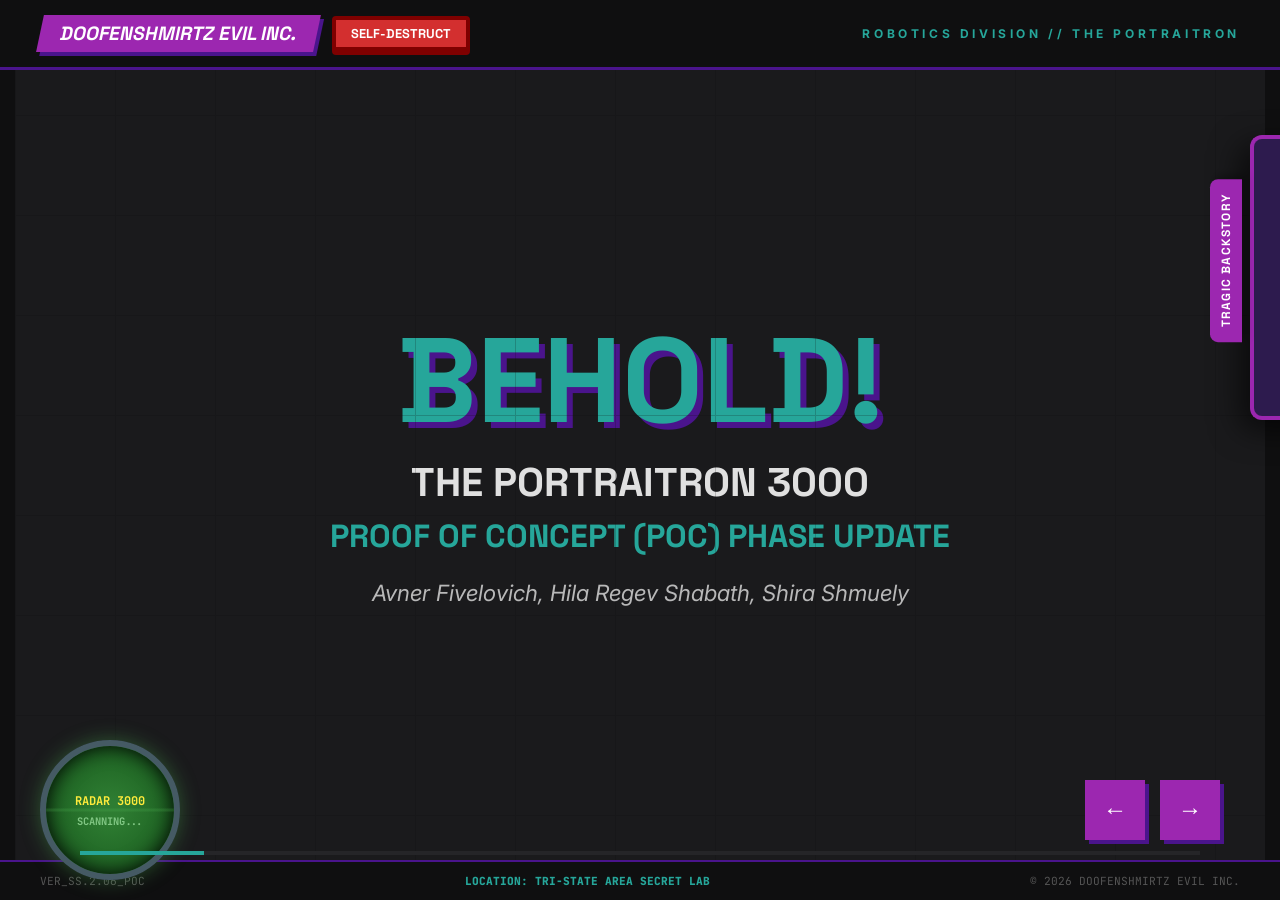
<file: Presentation/poc_presentation.html>
<!doctype html>
<html lang="en">

<head>
  <meta charset="UTF-8" />
  <meta name="viewport" content="width=device-width, initial-scale=1.0" />
  <title>The PORTRAITRON 3000 - POC Phase Update</title>
  <link rel="preconnect" href="https://fonts.googleapis.com">
  <link rel="preconnect" href="https://fonts.gstatic.com" crossorigin>
  <link
    href="https://fonts.googleapis.com/css2?family=Space+Grotesk:wght@300;700;900&family=Inter:ital,wght@0,400;0,700;0,900;1,400&family=JetBrains+Mono&display=swap"
    rel="stylesheet">
  <style>
    :root {
      --bg: #1a1a1c;
      --dark: #0f0f10;
      --accent: #26a69a;
      --purple: #9c27b0;
      --deep: #4a148c;
      --card: #252528;
      --silver: #e0e0e0;
      --font-display: 'Space Grotesk', sans-serif;
      --font-sans: 'Inter', sans-serif;
      --font-mono: 'JetBrains Mono', monospace;
    }

    * {
      box-sizing: border-box;
      margin: 0;
      padding: 0;
    }

    body {
      background-color: var(--dark);
      color: var(--silver);
      font-family: var(--font-sans);
      height: 100vh;
      overflow: hidden;
    }

    /* Slide Layout */
    .presentation {
      height: 100vh;
      width: 100vw;
      position: relative;
    }

    .slide {
      position: absolute;
      inset: 0;
      display: none;
      /* Controlled by JS */
      flex-direction: column;
      padding: 100px 80px 80px 80px;
      background-color: var(--bg);
      border: 15px solid var(--dark);
      overflow: hidden;
    }

    .slide.active {
      display: flex;
      animation: slideIn 0.4s ease-out;
    }

    @keyframes slideIn {
      from {
        opacity: 0;
        transform: scale(0.98);
      }

      to {
        opacity: 1;
        transform: scale(1);
      }
    }

    /* Background Texture */
    .slide::before {
      content: '';
      position: absolute;
      inset: 0;
      background-image:
        linear-gradient(var(--dark) 1px, transparent 1px),
        linear-gradient(90deg, var(--dark) 1px, transparent 1px);
      background-size: 100px 100px;
      opacity: 0.2;
      pointer-events: none;
    }

    /* Header */
    header {
      position: fixed;
      top: 0;
      left: 0;
      right: 0;
      z-index: 100;
      display: flex;
      justify-content: space-between;
      align-items: center;
      background: var(--dark);
      padding: 15px 40px;
      border-bottom: 3px solid var(--deep);
    }

    .brand {
      background: var(--purple);
      color: white;
      font-family: var(--font-display);
      font-weight: 900;
      padding: 6px 20px;
      transform: skewX(-12deg);
      font-size: 1.2rem;
      box-shadow: 4px 4px 0 var(--deep);
    }

    .lab-meta {
      font-size: 0.75rem;
      text-transform: uppercase;
      letter-spacing: 0.3em;
      font-weight: 700;
      color: var(--accent);
    }

    /* Content Styling */
    h1,
    h2,
    h3 {
      font-family: var(--font-display);
      text-transform: uppercase;
    }

    .slide-title {
      font-size: 4.5rem;
      font-weight: 900;
      color: var(--purple);
      margin-bottom: 40px;
      line-height: 1;
      display: flex;
      align-items: center;
      gap: 20px;
    }

    .slide-title::before {
      content: '';
      width: 12px;
      height: 60px;
      background: var(--accent);
    }

    /* Card Grid */
    .grid {
      display: grid;
      gap: 25px;
      flex: 1;
    }

    .card {
      background: var(--card);
      border: 2px solid var(--deep);
      padding: 40px;
      position: relative;
      box-shadow: 8px 8px 0 var(--dark);
    }

    .card h3 {
      color: var(--accent);
      margin-bottom: 20px;
      font-size: 1.8rem;
    }

    .step {
      display: flex;
      align-items: center;
      gap: 15px;
      background: rgba(0, 0, 0, 0.3);
      padding: 15px;
      margin-bottom: 12px;
      border-left: 5px solid var(--purple);
    }

    .step-label {
      color: var(--accent);
      font-weight: 900;
      font-size: 1.4rem;
      min-width: 80px;
    }

    /* Navigation */
    .nav-controls {
      position: fixed;
      bottom: 60px;
      right: 60px;
      display: flex;
      gap: 15px;
      z-index: 200;
    }

    .nav-btn {
      width: 60px;
      height: 60px;
      background: var(--purple);
      color: white;
      border: none;
      cursor: pointer;
      display: flex;
      align-items: center;
      justify-content: center;
      font-size: 1.5rem;
      font-weight: 900;
      box-shadow: 4px 4px 0 var(--deep);
      transition: transform 0.1s;
    }

    .nav-btn:active {
      transform: translate(2px, 2px);
      box-shadow: 2px 2px 0 var(--deep);
    }

    .nav-btn:hover {
      background: var(--accent);
    }

    .progress-bar {
      position: fixed;
      bottom: 45px;
      left: 80px;
      right: 80px;
      height: 4px;
      background: var(--card);
      z-index: 150;
    }

    .progress-fill {
      height: 100%;
      background: var(--accent);
      width: 0%;
      transition: width 0.3s ease;
    }

    /* Specific Layouts */
    .title-slide {
      text-align: center;
      justify-content: center;
      align-items: center;
    }

    .behold {
      font-size: 7.5rem;
      color: var(--accent);
      font-weight: 900;
      margin-bottom: 10px;
      text-shadow: 6px 6px 0 var(--deep);
      line-height: 1.1;
    }

    /* Footer */
    footer {
      position: fixed;
      bottom: 0;
      left: 0;
      right: 0;
      height: 40px;
      display: flex;
      justify-content: space-between;
      align-items: center;
      font-family: var(--font-mono);
      font-size: 0.7rem;
      padding: 0 40px;
      background: var(--dark);
      border-top: 2px solid var(--deep);
      color: #555;
    }

    .timeline-item {
      display: flex;
      gap: 40px;
      margin-bottom: 50px;
      font-size: 1.4rem;
      align-items: flex-start;
    }

    .marker {
      padding: 8px 20px;
      background: var(--accent);
      color: black;
      font-weight: 900;
      height: fit-content;
      font-size: 1.2rem;
      min-width: 280px;
      text-align: center;
      transform: skewX(-5deg);
    }

    .circle-visual {
      width: 260px;
      height: 260px;
      border: 4px dashed var(--purple);
      border-radius: 50%;
      display: flex;
      align-items: center;
      justify-content: center;
      animation: spin 15s linear infinite;
      position: relative;
    }

    @keyframes spin {
      from {
        transform: rotate(0deg);
      }

      to {
        transform: rotate(360deg);
      }
    }

    .labor-row {
      display: flex;
      justify-content: space-between;
      padding: 20px;
      background: var(--dark);
      border-right: 10px solid var(--purple);
      margin-bottom: 15px;
    }

    /* NEW EVIL ACCESSORIES & EASTER EGGS */
    .scheme-btn {
      background: #e040fb;
      color: #0f0f10;
      border: 3px solid #aa00ff;
      padding: 5px 15px;
      font-family: var(--font-display);
      font-weight: 900;
      cursor: pointer;
      text-transform: uppercase;
      font-size: 0.8rem;
      box-shadow: 0 4px 0 #aa00ff;
      margin-left: 20px;
      transition: transform 0.1s;
      border-radius: 4px;
    }

    .scheme-btn:active {
      transform: translateY(2px);
      box-shadow: 0 2px 0 #aa00ff;
    }

    /* Scheme Speech Bubble Popup */
    .scheme-bubble {
      position: fixed;
      top: 80px;
      left: 250px;
      background: #fff9c4;
      color: black;
      border: 3px solid #ff9800;
      padding: 15px;
      border-radius: 12px;
      font-family: 'Comic Sans MS', cursive, sans-serif;
      font-size: 0.95rem;
      box-shadow: 4px 4px 10px rgba(0, 0, 0, 0.3);
      z-index: 1000;
      max-width: 380px;
      display: none;
      animation: bubblePop 0.3s ease-out;
    }

    .scheme-bubble::after {
      content: '';
      position: absolute;
      top: -15px;
      left: 30px;
      border-width: 0 15px 15px;
      border-style: solid;
      border-color: #fff9c4 transparent;
      display: block;
      width: 0;
    }

    .scheme-bubble::before {
      content: '';
      position: absolute;
      top: -19px;
      left: 28px;
      border-width: 0 17px 17px;
      border-style: solid;
      border-color: #ff9800 transparent;
      display: block;
      width: 0;
      z-index: -1;
    }

    @keyframes bubblePop {
      from {
        transform: scale(0.8);
        opacity: 0;
      }

      to {
        transform: scale(1);
        opacity: 1;
      }
    }

    /* Platypus Detector Radar */
    .platypus-detector {
      position: fixed;
      bottom: 20px;
      left: 40px;
      width: 140px;
      height: 140px;
      background: radial-gradient(circle, #2e7d32 10%, #1b5e20 80%, #000 100%);
      border: 6px solid #455a64;
      border-radius: 50%;
      box-shadow: 0 0 20px rgba(76, 175, 80, 0.4), inset 0 0 20px #000;
      z-index: 100;
      cursor: pointer;
      overflow: hidden;
      display: flex;
      flex-direction: column;
      align-items: center;
      justify-content: center;
      font-family: var(--font-mono);
      color: #81c784;
      font-size: 0.65rem;
      text-align: center;
      font-weight: bold;
    }

    .platypus-detector::before {
      content: '';
      position: absolute;
      width: 100%;
      height: 100%;
      background: linear-gradient(to bottom, transparent 48%, rgba(76, 175, 80, 0.3) 50%, transparent 52%);
      animation: radarSweep 2s linear infinite;
      pointer-events: none;
    }

    .platypus-fedora {
      position: absolute;
      font-size: 2.2rem;
      top: 25%;
      opacity: 0;
      transition: transform 0.3s ease, opacity 0.3s ease;
      transform: translateY(-20px);
    }

    .platypus-detector.detected .platypus-fedora {
      opacity: 1;
      transform: translateY(0) rotate(-10deg);
    }

    @keyframes radarSweep {
      0% {
        transform: rotate(0deg);
      }

      100% {
        transform: rotate(360deg);
      }
    }

    /* Backstory Tragedy Drawer (Replaces sticky note on the right) */
    .backstory-drawer {
      position: fixed;
      top: 15vh;
      right: -320px;
      /* Hidden by default */
      width: 350px;
      background: #2d1b4e;
      border: 4px solid var(--purple);
      border-right: none;
      box-shadow: -10px 10px 30px rgba(0, 0, 0, 0.6);
      color: #e1bee7;
      z-index: 200;
      transition: right 0.4s cubic-bezier(0.25, 0.8, 0.25, 1);
      border-radius: 12px 0 0 12px;
    }

    .backstory-drawer.open {
      right: 0;
    }

    .backstory-handle {
      position: absolute;
      left: -44px;
      top: 40px;
      background: var(--purple);
      color: white;
      padding: 15px 8px;
      font-family: var(--font-display);
      font-weight: 900;
      font-size: 0.75rem;
      text-transform: uppercase;
      writing-mode: vertical-lr;
      transform: rotate(180deg);
      cursor: pointer;
      border-radius: 0 8px 8px 0;
      box-shadow: -4px 4px 8px rgba(0, 0, 0, 0.3);
      letter-spacing: 0.1em;
    }

    .backstory-content {
      padding: 30px;
    }

    .backstory-title {
      color: #ffeb3b;
      font-size: 1.3rem;
      margin-bottom: 15px;
      border-b: 2px solid var(--purple);
      padding-bottom: 8px;
      display: flex;
      align-items: center;
      gap: 8px;
    }

    .backstory-text {
      font-style: italic;
      font-size: 1.1rem;
      line-height: 1.5;
      min-height: 120px;
    }

    .backstory-btn {
      background: var(--accent);
      color: black;
      border: none;
      padding: 8px 16px;
      font-weight: bold;
      cursor: pointer;
      font-family: var(--font-display);
      text-transform: uppercase;
      margin-top: 15px;
      width: 100%;
      border-radius: 4px;
      transition: background 0.2s;
    }

    .backstory-btn:hover {
      background: #4db6ac;
    }

    /* Explosion & Self-Destruct Styling */
    .self-destruct {
      background: #d32f2f;
      color: white;
      border: 4px solid #7f0000;
      padding: 5px 15px;
      font-family: var(--font-display);
      font-weight: 900;
      cursor: pointer;
      text-transform: uppercase;
      font-size: 0.8rem;
      box-shadow: 0 4px 0 #7f0000;
      margin-left: 15px;
      transition: transform 0.1s;
      border-radius: 4px;
    }

    .self-destruct:active {
      transform: translateY(2px);
      box-shadow: 0 2px 0 #7f0000;
    }

    .self-destruct:hover {
      background: #b71c1c;
    }

    @keyframes evil-shake {

      0%,
      100% {
        transform: translate(0, 0);
      }

      10% {
        transform: translate(-10px, -10px);
      }

      20% {
        transform: translate(10px, 10px);
      }

      30% {
        transform: translate(-10px, 10px);
      }

      40% {
        transform: translate(10px, -10px);
      }
    }

    .shaking {
      animation: evil-shake 0.1s linear infinite;
    }

    @keyframes rapid-shake {

      0%,
      100% {
        transform: translate(0, 0) rotate(0deg);
      }

      10% {
        transform: translate(-15px, 10px) rotate(-2deg);
      }

      30% {
        transform: translate(15px, -10px) rotate(2deg);
      }

      50% {
        transform: translate(-12px, -12px) rotate(-1.5deg);
      }

      70% {
        transform: translate(12px, 12px) rotate(2deg);
      }

      90% {
        transform: translate(-10px, 8px) rotate(-0.5deg);
      }
    }

    .wild-shaking {
      animation: rapid-shake 0.05s linear infinite;
    }

    @keyframes textPulse {
      from {
        transform: scale(0.95);
        text-shadow: 0 0 20px #ff3d00, 0 0 40px #ff3d00;
      }

      to {
        transform: scale(1.05);
        text-shadow: 0 0 50px #ffeb3b, 0 0 20px #ff3d00;
      }
    }

    @keyframes debrisBlow {
      0% {
        transform: translate(0, 0) scale(1) rotate(0deg);
        opacity: 1;
      }

      100% {
        transform: translate(var(--tx), var(--ty)) scale(0) rotate(var(--rot));
        opacity: 0;
      }
    }

    /* Burn filter applied to main presentation on explosion */
    .burnt-out {
      filter: grayscale(0.9) blur(3px) contrast(1.6) sepia(0.6) brightness(0.2) !important;
      pointer-events: none !important;
      transition: filter 1s ease;
    }

    /* Memorial Slide Custom CSS */
    .memorial-slide {
      background: radial-gradient(circle at center, #140b24 0%, #080310 100%) !important;
      align-items: center;
    }

    .memorial-slide .slide-title::before {
      display: none;
    }

    .memorial-video-wrapper {
      flex: 1;
      width: 100%;
      max-width: 960px;
      display: flex;
      align-items: center;
      justify-content: center;
      min-height: 0;
      margin: 0 auto;
    }

    .memorial-video-container {
      position: relative;
      background: #000;
      border: 4px solid var(--purple);
      border-radius: 12px;
      box-shadow: 0 0 30px rgba(156, 39, 176, 0.4), inset 0 0 20px rgba(0, 0, 0, 0.8);
      overflow: hidden;
      width: 100%;
      height: 100%;
      max-height: 540px;
      aspect-ratio: 16/9;
      display: flex;
      align-items: center;
      justify-content: center;
      transition: border-color 0.3s ease, box-shadow 0.3s ease;
    }

    .memorial-video-container:hover {
      border-color: #ffb300;
      box-shadow: 0 0 40px rgba(255, 179, 0, 0.5), inset 0 0 20px rgba(0, 0, 0, 0.8);
    }

    .memorial-video-container video {
      width: 100%;
      height: 100%;
      object-fit: contain;
      background: #000;
    }

    .video-overlay-glow {
      position: absolute;
      inset: 0;
      pointer-events: none;
      box-shadow: inset 0 0 40px rgba(0, 0, 0, 0.6);
    }
  </style>
</head>

<body>
  <!-- Explosion & Self Destruct Overlay Screen -->
  <div id="explosion-screen"
    style="display: none; position: fixed; inset: 0; z-index: 99999; background: transparent; pointer-events: none;">
    <div id="flash-overlay"
      style="position: absolute; inset: 0; background: white; opacity: 0; transition: opacity 0.05s ease;"></div>
    <div id="burnt-overlay"
      style="position: absolute; inset: 0; background: radial-gradient(circle, rgba(0,0,0,0.1) 30%, rgba(0,0,0,0.95) 100%), #120c1f; opacity: 0; transition: opacity 1.5s ease; display: flex; flex-direction: column; align-items: center; justify-content: center; text-align: center; color: #ff3d00; pointer-events: none;">
      <h1
        style="font-family: 'Space Grotesk', sans-serif; font-size: 5rem; font-weight: 900; text-transform: uppercase; text-shadow: 0 0 30px #ff3d00; margin-bottom: 20px; animation: textPulse 1s infinite alternate; line-height: 1.1;">
        CURSE YOU, PERRY THE PLATYPUS!!!</h1>
      <p
        style="font-family: 'JetBrains Mono', monospace; font-size: 1.4rem; color: #ffeb3b; margin-bottom: 30px; padding: 0 40px; max-width: 800px; line-height: 1.5;">
        The Portraitron 3000 Inator has self-destructed in a spectacular explosion of metal, smoke, and pure evil
        cartoon science!</p>
      <button onclick="resetSelfDestruct()"
        style="background: #ffeb3b; color: black; border: none; padding: 15px 35px; font-family: 'Space Grotesk', sans-serif; font-weight: 900; font-size: 1.3rem; cursor: pointer; box-shadow: 0 6px 0 #b2a300; text-transform: uppercase; border-radius: 6px; transition: transform 0.1s; pointer-events: auto;">Rebuild
        Inator</button>
    </div>
    <div id="debris-container" style="position: absolute; inset: 0; overflow: hidden; pointer-events: none;"></div>
  </div>

  <header>
    <div style="display: flex; align-items: center;">
      <div class="brand">DOOFENSHMIRTZ EVIL INC.</div>
      <button class="self-destruct" id="sd-btn" onclick="selfDestruct()">Self-Destruct</button>
    </div>
    <div class="lab-meta">ROBOTICS DIVISION // THE PORTRAITRON</div>
  </header>

  <!-- Scheme-Inator Speech Bubble -->
  <div class="scheme-bubble" id="scheme-bubble">
    "Behold! The No-More-Tol-Inator!"
  </div>

  <!-- Retractable Backstory Tragedy Drawer -->
  <div class="backstory-drawer" id="backstory-drawer">
    <div class="backstory-handle" onclick="toggleBackstory()">Tragic Backstory</div>
    <div class="backstory-content">
      <h3 class="backstory-title">⚡ Child History Log ⚡</h3>
      <p class="backstory-text" id="backstory-text">
        "Neither of my parents showed up to my actual birth..."
      </p>
      <button class="backstory-btn" onclick="nextBackstory()">Next Sad Memory</button>
    </div>
  </div>

  <!-- Platypus Radar Detector -->
  <div class="platypus-detector" id="platypus-detector" onclick="detectPlatypus()">
    <div class="platypus-fedora" id="radar-emoji">🦆</div>
    <span style="font-size: 0.75rem; color: #ffeb3b; margin-bottom: 5px; z-index: 10;">RADAR 3000</span>
    <span id="detector-status" style="z-index: 10;">SCANNING...</span>
  </div>

  <div class="presentation">
    <!-- SLIDE 1 -->
    <section class="slide active title-slide">
      <h1 class="behold">BEHOLD!</h1>
      <h2 style="font-size: 2.5rem; margin-bottom: 20px;">The PORTRAITRON 3000<br><span
          style="color: var(--accent); font-size: 2rem;">Proof of Concept (POC) Phase Update</span></h2>
      <p style="font-size: 1.4rem; color: var(--silver); max-width: 800px; font-style: italic; opacity: 0.8;">
        Avner Fivelovich, Hila Regev Shabath, Shira Shmuely
      </p>
    </section>

    <!-- SLIDE 2: Memorial Slide -->
    <section class="slide memorial-slide">
      <h2 class="slide-title" style="color: #ffb300; text-shadow: 0 0 15px rgba(255, 179, 0, 0.4); justify-content: center; width: 100%;">
        In Memoriam: The Fallen Tools
      </h2>
      <div class="memorial-video-wrapper">
        <div class="memorial-video-container">
          <video id="memorial-video" src="InMemoriam.mp4" controls loop></video>
          <div class="video-overlay-glow"></div>
        </div>
      </div>
    </section>

    <!-- SLIDE 2 -->
    <section class="slide">
      <h2 class="slide-title">Reminder: Project Functionality & Plan</h2>
      <div class="grid" style="grid-template-columns: 1fr; max-width: 800px; margin: 0 auto; width: 100%;">
        <div class="card" style="border-color: var(--accent); background: rgba(0,0,0,0.2);">
          <h3 style="color: var(--accent); font-weight: 900; margin-bottom: 15px;">What We Plan To Do</h3>
          <ul style="font-size: 1.15rem; list-style: square; padding-left: 20px;">
            <li style="padding: 6px 0;"><strong>Capture high-definition picture</strong> of the subject (3s delay)</li>
            <li style="padding: 6px 0;"><strong>Convert camera input</strong> to vectors & stroke trajectories</li>
            <li style="padding: 6px 0;"><strong>Optimize strokes order</strong> utilizing our sorting algorithm</li>
            <li style="padding: 6px 0;"><strong>Pick up & draw</strong> strokes on page (Main POC Objective)</li>
            <li style="padding: 6px 0;"><strong>Stamp the page</strong> with a commemorative stamp & hand over (Nice to
              have)</li>
          </ul>
        </div>
      </div>
    </section>

    <!-- SLIDE 3 -->
    <section class="slide">
      <h2 class="slide-title">Updates: Mount Design & Approach Force</h2>
      <div class="grid" style="grid-template-columns: 1.2fr 1fr;">
        <div class="card">
          <h3 style="color: var(--purple);">1. Pen Mount Evolution</h3>
          <p style="font-size: 1.25rem; line-height: 1.6; margin-bottom: 20px;">
            We successfully designed & printed the custom pen mount! However...
            <span style="color: #ef5350; font-weight: bold;">it doesn’t fit the current drawing tool.</span>
          </p>

          <h3 style="color: var(--accent); margin-top: 20px;">2. Maintaining Constant Force</h3>
          <div style="font-size: 1.15rem; line-height: 1.6; margin-top: 10px;" class="step">
            <span>
              <strong>Approaching the page:</strong> Originally done using <strong>force mode</strong>, but now done
              rigidly applying <strong>manual control</strong>. Our hypothesis is that force mode didn't work because of
              the velocity parameter configuration. We may try force mode again in the near future!
            </span>
          </div>
        </div>
        <div style="display: flex; flex-direction: column; gap: 30px; align-items: center; justify-content: center;">
          <img src="../pictures/pen holder print.jpg" alt="Pen Holder Print" style="height: 250px; border: 5px solid var(--accent); box-shadow: 10px 10px 0 var(--dark); transform: rotate(2deg); border-radius: 4px;">
          <img src="../pictures/the failed pen holder print - 27:5:26.jpg" alt="Failed Pen Holder Print" style="height: 250px; border: 5px solid var(--purple); box-shadow: 10px 10px 0 var(--dark); transform: rotate(-3deg); border-radius: 4px;">
        </div>
      </div>
    </section>

    <!-- SLIDE 4 -->
    <section class="slide">
      <h2 class="slide-title">Updates: Movement & Page Control</h2>
      <div class="grid" style="grid-template-columns: 1fr 1.2fr;">
        <div style="display: flex; align-items: center; justify-content: center;">
          <div class="circle-visual">
            <div style="width: 160px; height: 160px; border: 2px solid white; border-radius: 50%; opacity: 0.4;"></div>
            <span
              style="position: absolute; font-family: var(--font-mono); font-size: 0.9rem; color: var(--accent);">servoL
              vs moveL</span>
          </div>
        </div>
        <div class="card">
          <h3 style="color: var(--accent); margin-bottom: 15px;">Reviewed Movement Modes</h3>
          <p style="font-size: 1.25rem; line-height: 1.6; margin-bottom: 25px;">
            To maintain absolute control while moving on the page surface, we thoroughly reviewed the core UR5e control
            behaviors:
          </p>
          <div class="step" style="border-left-color: var(--purple); margin-bottom: 20px;">
            <span>
              <strong style="color: var(--purple); font-size: 1.2rem; display: block; margin-bottom: 5px;">moveL (Linear
                Position Control)</strong>
              Position control receives higher priority than force mode control. Highly predictable but less compliant
              with minor paper surface warps.
            </span>
          </div>
          <div class="step" style="border-left-color: var(--accent);">
            <span>
              <strong style="color: var(--accent); font-size: 1.2rem; display: block; margin-bottom: 5px;">servoL
                (Real-Time Control)</strong>
              Allows you to inject positions dynamically in real-time. We discovered that force mode control works best
              when combined with real-time servo loops!
            </span>
          </div>
        </div>
      </div>
    </section>

    <!-- SLIDE 5 -->
    <section class="slide">
      <h2 class="slide-title">Challenges: The Infamous Ink Stain</h2>
      <div class="grid" style="grid-template-columns: 1.1fr 1fr;">
        <div class="card" style="border-color: #d32f2f;">
          <h3 style="color: #ef5350; font-size: 2rem; margin-bottom: 20px;">The Lingering Marker Problem</h3>
          <p style="font-size: 1.25rem; line-height: 1.7; color: var(--silver);">
            While validating that the pen has reached the page (filtering out high force values caused by noisy sensor
            readings), the marker lingers at the starting coordinate for the contact validation period.
          </p>
          <div
            style="background: rgba(211,47,47,0.1); border-left: 5px solid #d32f2f; padding: 15px; margin-top: 20px; font-style: italic;">
            "Behold! The Unintentional Blot-Inator! It stains the paper before the drawing even begins!"
          </div>
        </div>
        <div class="card" style="border-color: var(--accent);">
          <h3 style="color: var(--accent); margin-bottom: 15px;">Our Solution Path</h3>
          <p style="font-size: 1.2rem; line-height: 1.6; margin-bottom: 20px;">
            We want to find a clean way to get rid of this initial dwell time blot.
          </p>
          <ul style="list-style: square; padding-left: 20px; font-size: 1.15rem; line-height: 1.8;">
            <li>Change our drawing tool to a less bleed-heavy medium (e.g. ballpoint, pencil, or spring-loaded tip).
            </li>
            <li>We have the ability to calculate the touch plane using empirical numbers. Using this, we can reduce the
              error space of the force sensor to be 0.5 millimeters away from the drawing plane.</li>
          </ul>
        </div>
      </div>
    </section>

    <!-- SLIDE 6 -->
    <section class="slide">
      <h2 class="slide-title">Proof of Concept Goals Reached</h2>
      <div class="grid" style="grid-template-columns: 1.2fr 1fr;">
        <div class="card">
          <h3 style="color: var(--accent); margin-bottom: 15px;">POC Accomplishments</h3>
          <div class="step" style="margin-bottom: 15px;">
            <span>
              <strong>Approaching the page:</strong> Successfully approached the page until point of contact, without
              breaking the tip.
            </span>
          </div>
          <div class="step" style="margin-bottom: 15px; border-left-color: var(--purple);">
            <span>
              <strong>Semicircle Vector Execution:</strong> Successfully generated and drew an automated
              circle/semicircle trajectory, while maintaining a constant force on the page surface, despite wall angle.
            </span>
          </div>
          <div class="step" style="border-left-color: var(--accent);">
            <span>
              <strong>Multiple stroke drawing:</strong> Successfully executed sequential strokes on the page, both
              linear and curved.
            </span>
          </div>
        </div>
        <div style="display: flex; align-items: center; justify-content: center;">
          <div class="circle-visual">
            <div style="width: 200px; height: 200px; border: 2px solid white; border-radius: 50%; opacity: 0.4;"></div>
            <span
              style="position: absolute; font-family: var(--font-mono); font-size: 1rem; color: #fff; font-weight: bold;">POC
              SUCCESS</span>
          </div>
        </div>
      </div>
    </section>

    <!-- SLIDE 7 -->
    <section class="slide">
      <h2 class="slide-title">Feasibility & Future Plans</h2>
      <div class="grid" style="grid-template-columns: 1fr 1fr;">
        <div class="card">
          <h3 style="color: var(--accent); margin-bottom: 15px;">What We Learned</h3>
          <p style="font-size: 1.2rem; line-height: 1.6; margin-bottom: 15px;">
            The application is <strong>highly feasible</strong>! The UR5e arm is precise enough to draw complex
            high-definition lines on paper.
          </p>
          <p style="font-size: 1.2rem; line-height: 1.6;">
            However, noisy force feedback and physical drawing tool behavior (like initial bleed) require careful
            control loop optimization to ensure a clean visual finish.
          </p>
        </div>
        <div class="card" style="border-color: var(--purple);">
          <h3 style="color: var(--purple); margin-bottom: 15px;">Did Our Plans Change?</h3>
          <p style="font-size: 1.4rem; font-weight: 900; color: white; line-height: 1.5; margin-bottom: 20px;"
            class="glow-teal">
            NOPE!
          </p>
          <p style="font-size: 1.2rem; line-height: 1.6; color: var(--silver); margin-bottom: 20px;">
            We still fully intend to do everything we originally planned! All milestones, from SwiftSketch integration
            to full face vector drawing, remain on track.
          </p>
          <p style="font-size: 1.4rem; font-weight: 900; color: white; line-height: 1.5; margin-bottom: 20px;"
            class="glow-teal">
            What we don't know yet:
          </p>
          <p style="font-size: 1.2rem; line-height: 1.6; color: var(--silver);">
            We haven't begun working on camera integration, page handing, and tool grabbing and dropping.
        </div>
      </div>
    </section>

    <!-- SLIDE 8 -->
    <section class="slide title-slide">
      <h1 class="behold">THE TRI-STATE AREA IS ALMOST OURS!</h1>
      <h2 style="font-size: 2.5rem; margin-top: 20px; color: var(--accent);">Thanks for Listening!</h2>
    </section>

  </div>

  <div class="nav-controls">
    <button class="nav-btn" onclick="prev()">&#8592;</button>
    <button class="nav-btn" onclick="next()">&#8594;</button>
  </div>

  <div class="progress-bar">
    <div class="progress-fill" id="p-fill"></div>
  </div>

  <footer>
    <div>VER_SS.2.06_POC</div>
    <div style="font-weight: 900; color: var(--accent);">LOCATION: TRI-STATE AREA SECRET LAB</div>
    <div>&copy; 2026 DOOFENSHMIRTZ EVIL INC.</div>
  </footer>

  <script>
    let currentSlide = 0;
    const slides = document.querySelectorAll('.slide');
    const progress = document.getElementById('p-fill');

    function update() {
      slides.forEach((s, i) => {
        const isActive = i === currentSlide;
        s.classList.toggle('active', isActive);
        const video = s.querySelector('video');
        if (video) {
          if (isActive) {
            video.currentTime = 0;
            video.play().catch(err => console.log("Video play failed/blocked:", err));
          } else {
            video.pause();
          }
        }
      });
      progress.style.width = ((currentSlide + 1) / slides.length * 100) + '%';
    }

    function next() {
      if (currentSlide < slides.length - 1) {
        currentSlide++;
        update();
      }
    }

    function prev() {
      if (currentSlide > 0) {
        currentSlide--;
        update();
      }
    }

    window.addEventListener('keydown', (e) => {
      if (e.key === 'ArrowRight' || e.key === ' ') next();
      if (e.key === 'ArrowLeft') prev();
    });

    /* NEW EASTER EGG SCRIPTS */

    // Scheme-Inator 3000 Trigger
    const schemeInators = [
      "\"The No-More-Tol-Inator! To vaporize standard engineering tolerances so our custom pen mounts finally fit!\"",
      "\"The Ink-Blot-Eraser-Inator! To instantly dissolve dwell-time marker stains before they ruin my canvas!\"",
      "\"The Force-Mode-Activator-Inator! To force all velocity limit parameters on our UR5e to obey me!\"",
      "\"The Roger-Statue-Toppler-Inator! To replace Roger's giant bronze statue with a portrait-drawing machine!\"",
      "\"The Balloony-Finder-Inator! To scan the Tri-State Area stratosphere for my lost companion!\"",
      "\"The Lawn-Gnome-Liberator-Inator! To free all garden gnomes from their terrible standing positions!\""
    ];
    let schemeIndex = 0;
    function triggerSchemeInator() {
      const bubble = document.getElementById('scheme-bubble');
      bubble.innerText = schemeInators[schemeIndex];
      bubble.style.display = 'block';

      schemeIndex = (schemeIndex + 1) % schemeInators.length;

      setTimeout(() => {
        bubble.style.display = 'none';
      }, 4000);
    }

    // Backstory tragedy logic
    const tragedies = [
      "\"Neither of my parents showed up to my actual birth...\"",
      "\"I was forced to stand completely still as a garden lawn gnome!\"",
      "\"My only true friend was a balloon named Balloony, who floated away...\"",
      "\"Roger won the favor of mother with a painting of our dog, while my work was ignored!\"",
      "\"I was raised by ocelots in the dark wilderness!\""
    ];
    let backstoryIndex = 0;
    function toggleBackstory() {
      const drawer = document.getElementById('backstory-drawer');
      drawer.classList.toggle('open');
    }
    function nextBackstory() {
      backstoryIndex = (backstoryIndex + 1) % tragedies.length;
      document.getElementById('backstory-text').innerText = tragedies[backstoryIndex];
    }

    // Platypus Detector Radar
    let detectorState = 0; // 0 = scanning, 1 = platypus, 2 = PERRY!
    function detectPlatypus() {
      const detector = document.getElementById('platypus-detector');
      const status = document.getElementById('detector-status');
      const emoji = document.getElementById('radar-emoji');

      if (detectorState === 0) {
        detector.classList.add('detected');
        emoji.innerText = "🦆";
        status.innerText = "A PLATYPUS?";
        detectorState = 1;
      } else if (detectorState === 1) {
        emoji.innerText = "🕶️"; // Secret agent sunglasses!
        status.innerText = "PERRY THE PLATYPUS?!";
        detectorState = 2;
      } else {
        detector.classList.remove('detected');
        status.innerText = "SCANNING...";
        detectorState = 0;
      }
    }

    // Self-Destruct Explosion Sequence
    let isExploded = false;
    function selfDestruct() {
      if (isExploded) return;
      isExploded = true;

      const sdBtn = document.getElementById('sd-btn');
      const presentation = document.querySelector('.presentation');

      // Step 1: Play countdown & shakes
      sdBtn.innerText = "ACTIVATING...";
      sdBtn.style.background = "#ff9800";
      sdBtn.style.borderColor = "#e65100";
      document.body.classList.add('shaking');

      setTimeout(() => {
        sdBtn.innerText = "DETONATION IN 3...";
      }, 600);

      setTimeout(() => {
        sdBtn.innerText = "DETONATION IN 2...";
        document.body.classList.remove('shaking');
        document.body.classList.add('wild-shaking');
      }, 1400);

      setTimeout(() => {
        sdBtn.innerText = "DETONATION IN 1...";
      }, 2200);

      setTimeout(() => {
        // BOOM!
        document.body.classList.remove('wild-shaking');
        document.body.classList.add('shaking'); // Slower rumble afterwards
        sdBtn.innerText = "BOOM!";
        sdBtn.style.background = "#ff3d00";

        // Show explosion elements
        const explosionScreen = document.getElementById('explosion-screen');
        const flashOverlay = document.getElementById('flash-overlay');
        const burntOverlay = document.getElementById('burnt-overlay');
        const debrisContainer = document.getElementById('debris-container');

        explosionScreen.style.display = 'block';

        // Flash white instantly
        flashOverlay.style.opacity = '1';
        setTimeout(() => {
          flashOverlay.style.opacity = '0';
        }, 150);

        // Spawn physical particles & debris
        const colors = ['#ff3d00', '#ffeb3b', '#ff9100', '#212121', '#424242', '#9e9e9e', '#d50000'];
        const totalDebris = 120;
        const rect = sdBtn.getBoundingClientRect();
        const startX = rect.left + rect.width / 2;
        const startY = rect.top + rect.height / 2;

        for (let i = 0; i < totalDebris; i++) {
          const el = document.createElement('div');
          const size = Math.random() * 24 + 6;
          el.style.position = 'absolute';
          el.style.left = startX + 'px';
          el.style.top = startY + 'px';
          el.style.width = size + 'px';
          el.style.height = size + 'px';
          el.style.borderRadius = Math.random() > 0.4 ? '50%' : '3px';
          el.style.background = colors[Math.floor(Math.random() * colors.length)];
          el.style.boxShadow = '0 0 10px ' + el.style.background;

          const angle = Math.random() * Math.PI * 2;
          const distance = Math.random() * Math.max(window.innerWidth, window.innerHeight) * 0.9;
          const tx = Math.cos(angle) * distance;
          const ty = Math.sin(angle) * distance;
          const rot = Math.random() * 720 - 360;

          el.style.setProperty('--tx', tx + 'px');
          el.style.setProperty('--ty', ty + 'px');
          el.style.setProperty('--rot', rot + 'deg');
          el.style.animation = 'debrisBlow ' + (Math.random() * 1.5 + 0.6) + 's cubic-bezier(0.1, 0.8, 0.25, 1) forwards';

          debrisContainer.appendChild(el);
        }

        // Apply burnt state to presentation
        presentation.classList.add('burnt-out');

        // Smooth fade in for the custom burnt overlay
        setTimeout(() => {
          burntOverlay.style.opacity = '1';
          burntOverlay.style.pointerEvents = 'auto';
        }, 300);

      }, 3000);
    }

    function resetSelfDestruct() {
      isExploded = false;

      const sdBtn = document.getElementById('sd-btn');
      sdBtn.innerText = "Self-Destruct";
      sdBtn.style.background = "#d32f2f";
      sdBtn.style.borderColor = "#7f0000";

      document.body.classList.remove('shaking', 'wild-shaking');

      const presentation = document.querySelector('.presentation');
      presentation.classList.remove('burnt-out');

      const explosionScreen = document.getElementById('explosion-screen');
      explosionScreen.style.display = 'none';

      const burntOverlay = document.getElementById('burnt-overlay');
      burntOverlay.style.opacity = '0';
      burntOverlay.style.pointerEvents = 'none';

      const debrisContainer = document.getElementById('debris-container');
      debrisContainer.innerHTML = '';
    }

    update();
  </script>
</body>

</html>
</file>
